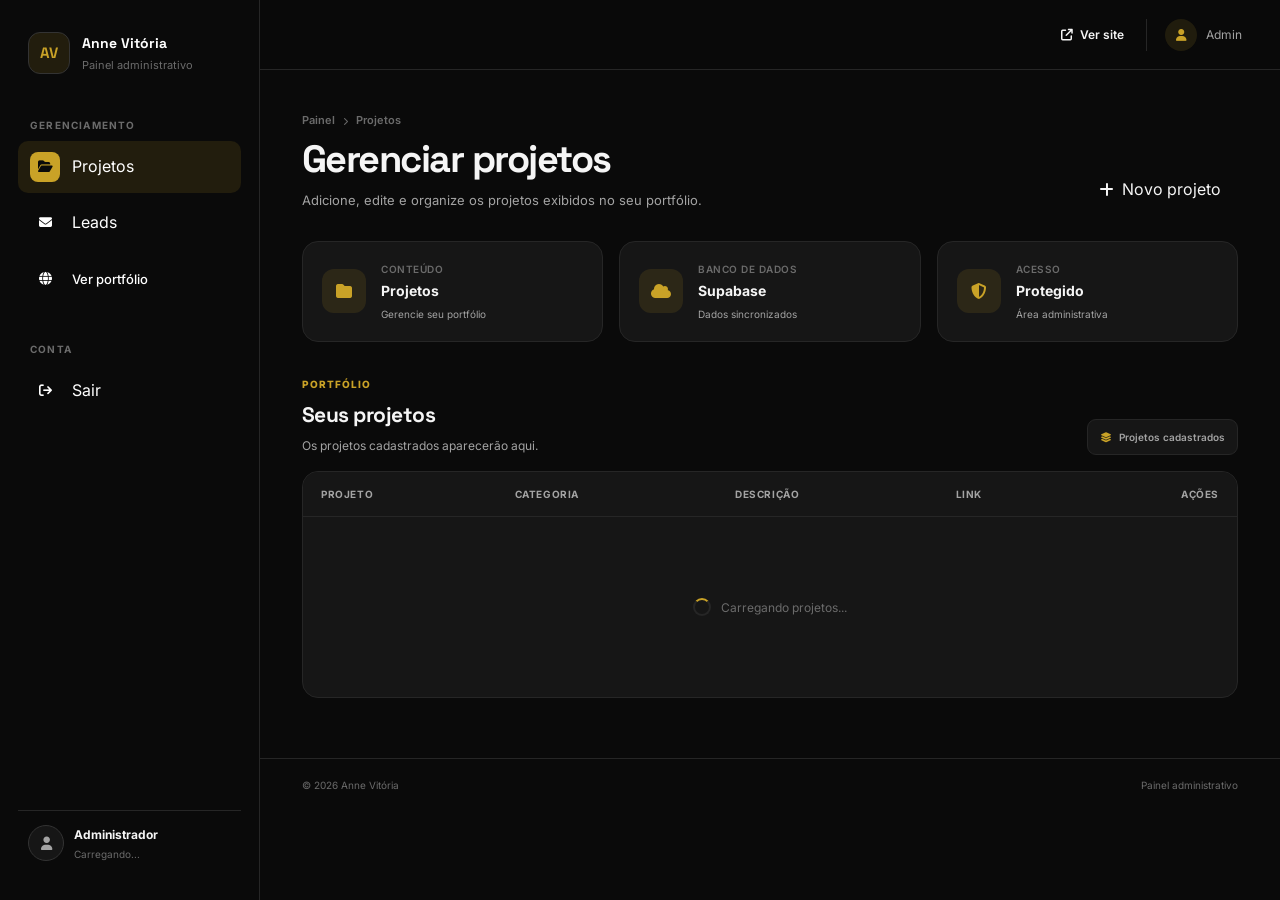
<file: dashboard.html>
<!DOCTYPE html>
<html lang="pt-BR">
<head>
  <meta charset="UTF-8" />
  <meta name="viewport" content="width=device-width, initial-scale=1.0" />
  <meta name="description" content="Painel administrativo do portfólio de Anne Vitória." />
  <title>Painel Administrativo | Anne Vitória</title>

  <link rel="preconnect" href="https://fonts.googleapis.com" />
  <link rel="preconnect" href="https://fonts.gstatic.com" crossorigin />
  <link href="https://fonts.googleapis.com/css2?family=Inter:wght@400;500;600;700&family=Space+Grotesk:wght@500;700&display=swap" rel="stylesheet" />
  <link rel="stylesheet" href="https://cdnjs.cloudflare.com/ajax/libs/font-awesome/6.5.2/css/all.min.css" />
  <link rel="stylesheet" href="dashboard.css" />
</head>

<body class="admin-dashboard">
  <div class="dashboard-layout">
    <aside class="sidebar">
      <div class="sidebar-top">
        <a href="index.html" class="admin-brand">
          <span class="admin-brand-mark">AV</span>
          <div>
            <strong>Anne Vitória</strong>
            <small>Painel administrativo</small>
          </div>
        </a>

        <nav class="sidebar-nav" aria-label="Navegação administrativa">
          <p class="nav-title">GERENCIAMENTO</p>

          <button class="sidebar-link active" data-tab="projects" type="button">
            <span class="sidebar-icon"><i class="fa-solid fa-folder-open"></i></span>
            <span>Projetos</span>
          </button>

          <button class="sidebar-link" data-tab="leads" type="button">
            <span class="sidebar-icon"><i class="fa-solid fa-envelope"></i></span>
            <span>Leads</span>
          </button>

          <a href="index.html" class="sidebar-link">
            <span class="sidebar-icon"><i class="fa-solid fa-globe"></i></span>
            <span>Ver portfólio</span>
          </a>

          <p class="nav-title nav-title-space">CONTA</p>

          <button id="logoutBtn" class="sidebar-link logout-link" type="button">
            <span class="sidebar-icon"><i class="fa-solid fa-arrow-right-from-bracket"></i></span>
            <span>Sair</span>
          </button>
        </nav>
      </div>

      <div class="sidebar-user">
        <div class="user-avatar"><i class="fa-solid fa-user"></i></div>
        <div class="user-info">
          <strong>Administrador</strong>
          <span id="userEmail">Carregando...</span>
        </div>
      </div>
    </aside>

    <div class="dashboard-content">
      <header class="dashboard-topbar">
        <div class="mobile-brand"><span>AV</span><strong>Anne Vitória</strong></div>
        <div class="topbar-right">
          <a href="index.html" class="view-site">
            <i class="fa-solid fa-arrow-up-right-from-square"></i> Ver site
          </a>
          <div class="topbar-user">
            <div class="topbar-avatar"><i class="fa-solid fa-user"></i></div>
            <span id="topbarEmail">Admin</span>
          </div>
        </div>
      </header>

      <main class="dashboard-main">
        <!-- ABA PROJETOS -->
        <section class="tab-panel active" id="tab-projects">
          <section class="page-heading">
            <div>
              <div class="breadcrumb">
                <span>Painel</span>
                <i class="fa-solid fa-chevron-right"></i>
                <span>Projetos</span>
              </div>
              <h1>Gerenciar projetos</h1>
              <p>Adicione, edite e organize os projetos exibidos no seu portfólio.</p>
            </div>

            <button id="addProjectBtn" class="btn btn-primary" type="button">
              <i class="fa-solid fa-plus"></i> Novo projeto
            </button>
          </section>

          <section class="overview-grid">
            <article class="overview-card">
              <div class="overview-icon blue"><i class="fa-solid fa-folder"></i></div>
              <div>
                <span>Conteúdo</span>
                <strong>Projetos</strong>
                <small>Gerencie seu portfólio</small>
              </div>
            </article>
            <article class="overview-card">
              <div class="overview-icon purple"><i class="fa-solid fa-cloud"></i></div>
              <div>
                <span>Banco de dados</span>
                <strong>Supabase</strong>
                <small>Dados sincronizados</small>
              </div>
            </article>
            <article class="overview-card">
              <div class="overview-icon green"><i class="fa-solid fa-shield-halved"></i></div>
              <div>
                <span>Acesso</span>
                <strong>Protegido</strong>
                <small>Área administrativa</small>
              </div>
            </article>
          </section>

          <section class="projects-section">
            <div class="section-header">
              <div>
                <span class="section-label">PORTFÓLIO</span>
                <h2>Seus projetos</h2>
                <p>Os projetos cadastrados aparecerão aqui.</p>
              </div>
              <div class="project-count">
                <i class="fa-solid fa-layer-group"></i>
                <span>Projetos cadastrados</span>
              </div>
            </div>

            <div class="projects-table-container">
              <div class="table-scroll">
                <table class="projects-table">
                  <thead>
                    <tr>
                      <th>Projeto</th>
                      <th>Categoria</th>
                      <th>Descrição</th>
                      <th>Link</th>
                      <th class="actions-column">Ações</th>
                    </tr>
                  </thead>
                  <tbody id="projectsList">
                    <tr><td colspan="5" class="loading-cell">
                      <div class="loading-state">
                        <span class="loading-spinner"></span>
                        <span>Carregando projetos...</span>
                      </div>
                    </td></tr>
                  </tbody>
                </table>
              </div>
            </div>
          </section>
        </section>

        <!-- ABA LEADS -->
        <section class="tab-panel" id="tab-leads">
          <section class="page-heading">
            <div>
              <div class="breadcrumb">
                <span>Painel</span>
                <i class="fa-solid fa-chevron-right"></i>
                <span>Leads</span>
              </div>
              <h1>Leads recebidos</h1>
              <p>Mensagens enviadas pelo formulário de contato.</p>
            </div>
          </section>

          <section class="projects-section">
            <div class="section-header">
              <div>
                <span class="section-label">CONTATO</span>
                <h2>Mensagens</h2>
                <p>Todos os contatos que aceitaram a política de privacidade.</p>
              </div>
            </div>

            <div class="projects-table-container">
              <div class="table-scroll">
                <table class="projects-table">
                  <thead>
                    <tr>
                      <th>Nome</th>
                      <th>E-mail</th>
                      <th>Assunto</th>
                      <th>Mensagem</th>
                      <th>Data</th>
                      <th class="actions-column">Ações</th>
                    </tr>
                  </thead>
                  <tbody id="leadsList">
                    <tr><td colspan="6" class="loading-cell">
                      <div class="loading-state">
                        <span class="loading-spinner"></span>
                        <span>Carregando leads...</span>
                      </div>
                    </td></tr>
                  </tbody>
                </table>
              </div>
            </div>
          </section>
        </section>
      </main>

      <footer class="dashboard-footer">
        <span>© 2026 Anne Vitória</span>
        <span>Painel administrativo</span>
      </footer>
    </div>
  </div>

  <!-- MODAL PROJETO -->
  <div class="modal" id="projectModal" aria-hidden="true">
    <div class="modal-overlay"></div>
    <div class="modal-content" role="dialog" aria-modal="true" aria-labelledby="modalTitle">
      <div class="modal-header">
        <div class="modal-heading">
          <div class="modal-icon"><i class="fa-solid fa-folder-plus"></i></div>
          <div>
            <span>PORTFÓLIO</span>
            <h2 id="modalTitle">Adicionar projeto</h2>
          </div>
        </div>
        <button class="modal-close" id="closeModal" type="button" aria-label="Fechar">
          <i class="fa-solid fa-xmark"></i>
        </button>
      </div>

      <form id="projectForm" class="admin-form">
        <div class="field">
          <label for="projectTitle"><i class="fa-solid fa-heading"></i> Nome do projeto</label>
          <input type="text" id="projectTitle" name="title" placeholder="Ex.: Tech Empire" required />
        </div>

        <div class="field">
          <label for="projectCategory"><i class="fa-solid fa-tag"></i> Categoria</label>
</file>
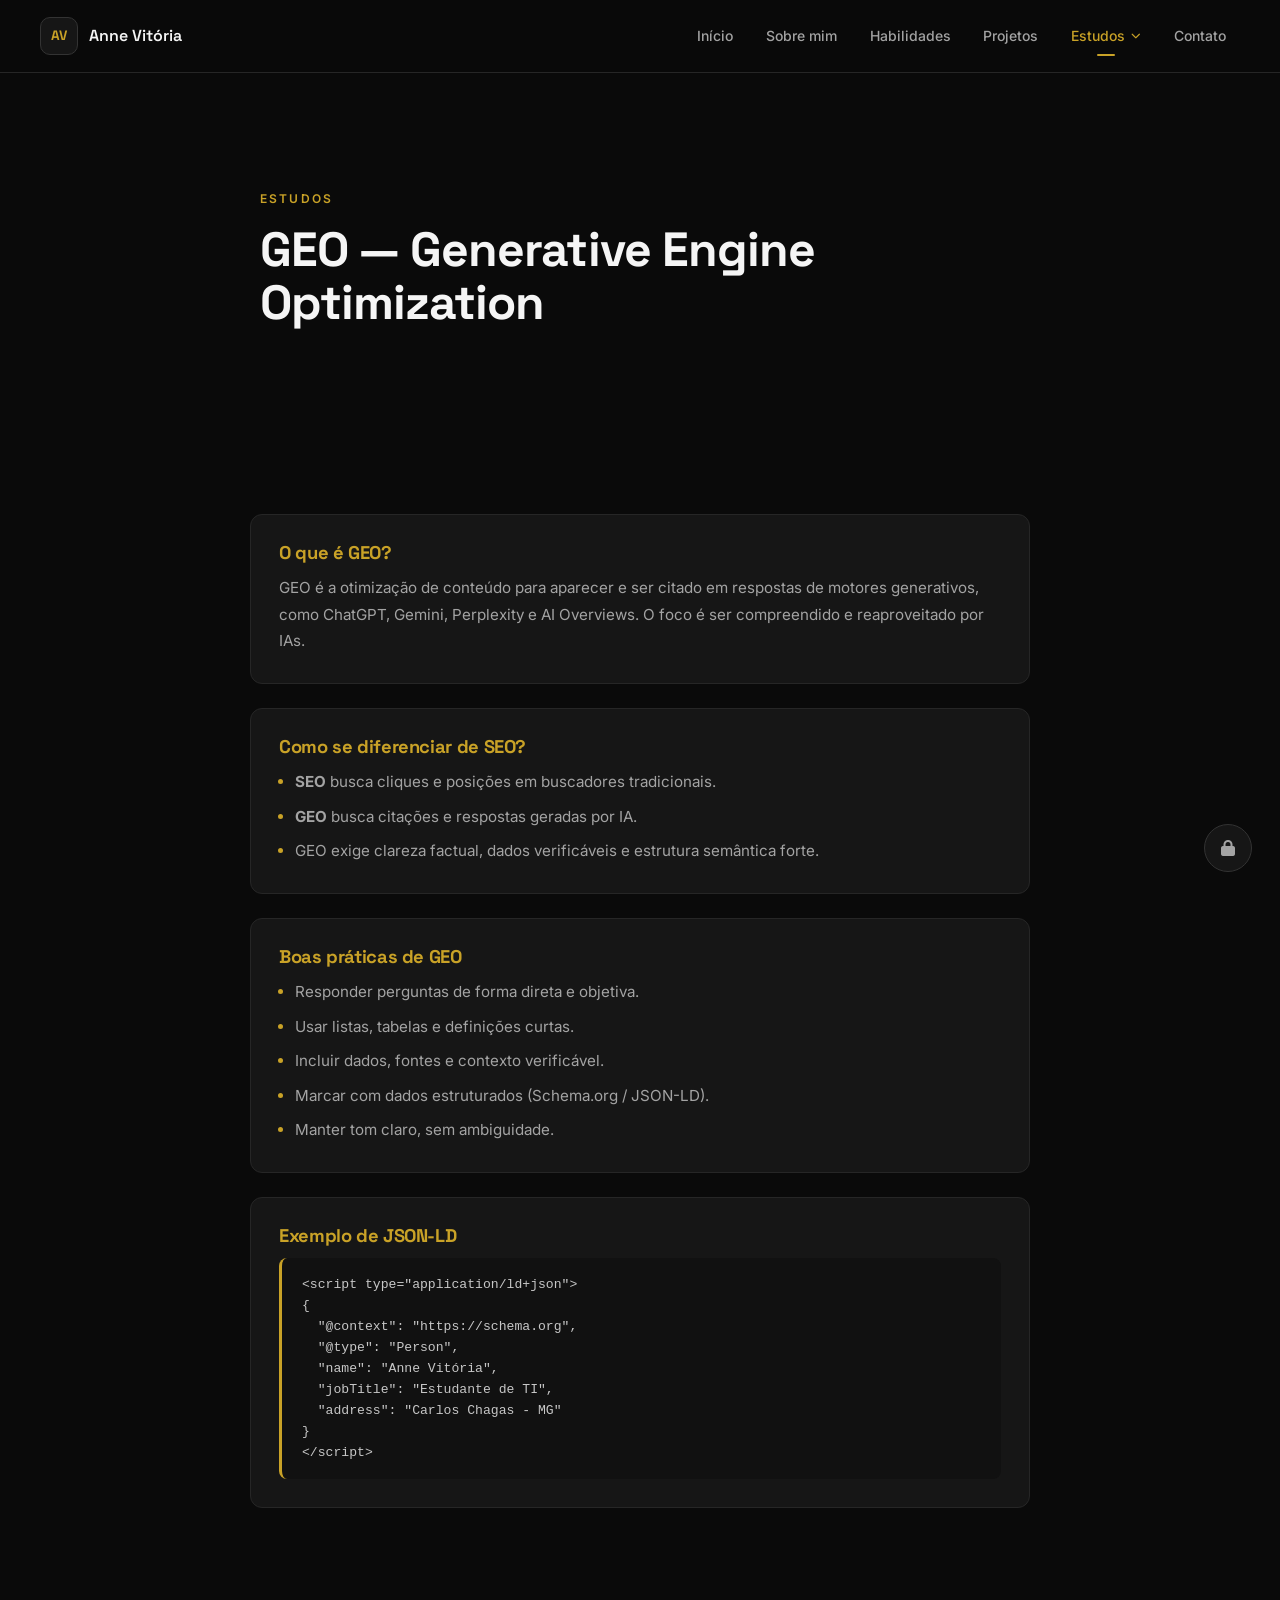
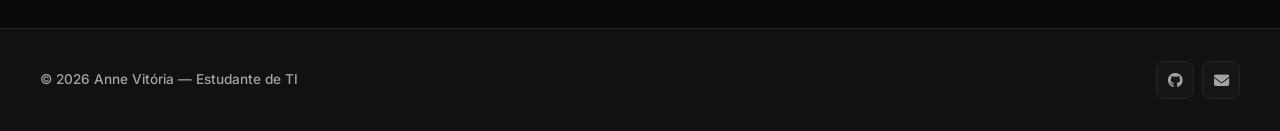
<file: estudos-geo.html>
<!DOCTYPE html>
<html lang="pt-BR">
<head>
  <meta charset="UTF-8" />
  <meta name="viewport" content="width=device-width, initial-scale=1.0" />
  <meta name="description" content="Estudo sobre GEO — Generative Engine Optimization — por Anne Vitória." />
  <title>GEO | Estudos | Anne Vitória</title>
  <link rel="preconnect" href="https://fonts.googleapis.com" />
  <link rel="preconnect" href="https://fonts.gstatic.com" crossorigin />
  <link href="https://fonts.googleapis.com/css2?family=Inter:wght@400;500;600;700&family=Space+Grotesk:wght@500;700&display=swap" rel="stylesheet" />
  <link rel="stylesheet" href="https://cdnjs.cloudflare.com/ajax/libs/font-awesome/6.5.2/css/all.min.css" />
  <link rel="stylesheet" href="styles.css" />
</head>
<body>
  <div class="page-shell">
    <button class="admin-button" aria-label="Abrir painel de administrador"><i class="fas fa-lock"></i></button>

    <header class="site-header">
      <div class="container nav-container">
        <a href="index.html" class="brand"><span class="brand-mark">AV</span><span class="brand-text">Anne Vitória</span></a>
        <button class="nav-toggle" aria-label="Abrir menu" aria-expanded="false"><span></span><span></span><span></span></button>
        <nav class="main-nav" aria-label="Navegação principal">
          <ul>
            <li><a href="index.html">Início</a></li>
            <li><a href="sobre.html">Sobre mim</a></li>
            <li><a href="habilidades.html">Habilidades</a></li>
            <li><a href="projetos.html">Projetos</a></li>
            <li class="has-submenu">
              <a href="#" class="active" aria-haspopup="true">Estudos <i class="fas fa-chevron-down caret"></i></a>
              <ul class="submenu">
                <li><a href="estudos-seo.html">SEO</a></li>
                <li><a href="estudos-geo.html">GEO</a></li>
                <li><a href="estudos-semantica.html">Semântica</a></li>
              </ul>
            </li>
            <li><a href="contato.html">Contato</a></li>
          </ul>
        </nav>
      </div>
    </header>

    <main>
      <section class="page-hero">
        <div class="container narrow">
          <p class="section-tag">Estudos</p>
          <h2>GEO — Generative Engine Optimization</h2>
        </div>
      </section>

      <section class="section">
        <div class="container">
          <div class="study-content">
            <div class="study-block reveal-item">
              <h3>O que é GEO?</h3>
              <p>GEO é a otimização de conteúdo para aparecer e ser citado em respostas de motores generativos, como ChatGPT, Gemini, Perplexity e AI Overviews. O foco é ser compreendido e reaproveitado por IAs.</p>
            </div>

            <div class="study-block reveal-item">
              <h3>Como se diferenciar de SEO?</h3>
              <ul>
                <li><strong>SEO</strong> busca cliques e posições em buscadores tradicionais.</li>
                <li><strong>GEO</strong> busca citações e respostas geradas por IA.</li>
                <li>GEO exige clareza factual, dados verificáveis e estrutura semântica forte.</li>
              </ul>
            </div>

            <div class="study-block reveal-item">
              <h3>Boas práticas de GEO</h3>
              <ul>
                <li>Responder perguntas de forma direta e objetiva.</li>
                <li>Usar listas, tabelas e definições curtas.</li>
                <li>Incluir dados, fontes e contexto verificável.</li>
                <li>Marcar com dados estruturados (Schema.org / JSON-LD).</li>
                <li>Manter tom claro, sem ambiguidade.</li>
              </ul>
            </div>

            <div class="study-block reveal-item">
              <h3>Exemplo de JSON-LD</h3>
              <div class="study-code">&lt;script type="application/ld+json"&gt;
{
  "@context": "https://schema.org",
  "@type": "Person",
  "name": "Anne Vitória",
  "jobTitle": "Estudante de TI",
  "address": "Carlos Chagas - MG"
}
&lt;/script&gt;</div>
            </div>
          </div>
        </div>
      </section>
    </main>

    <footer class="site-footer">
      <div class="container footer-content">
        <p class="footer-name">© 2026 Anne Vitória — Estudante de TI</p>
        <div class="footer-links">
          <a href="https://github.com/" target="_blank" rel="noopener noreferrer" aria-label="GitHub"><i class="fab fa-github"></i></a>
          <a href="mailto:annevitoriaps10@gmail.com" aria-label="E-mail"><i class="fas fa-envelope"></i></a>
        </div>
      </div>
    </footer>
  </div>
  <script src="script.js"></script>
</body>
</html>
</file>
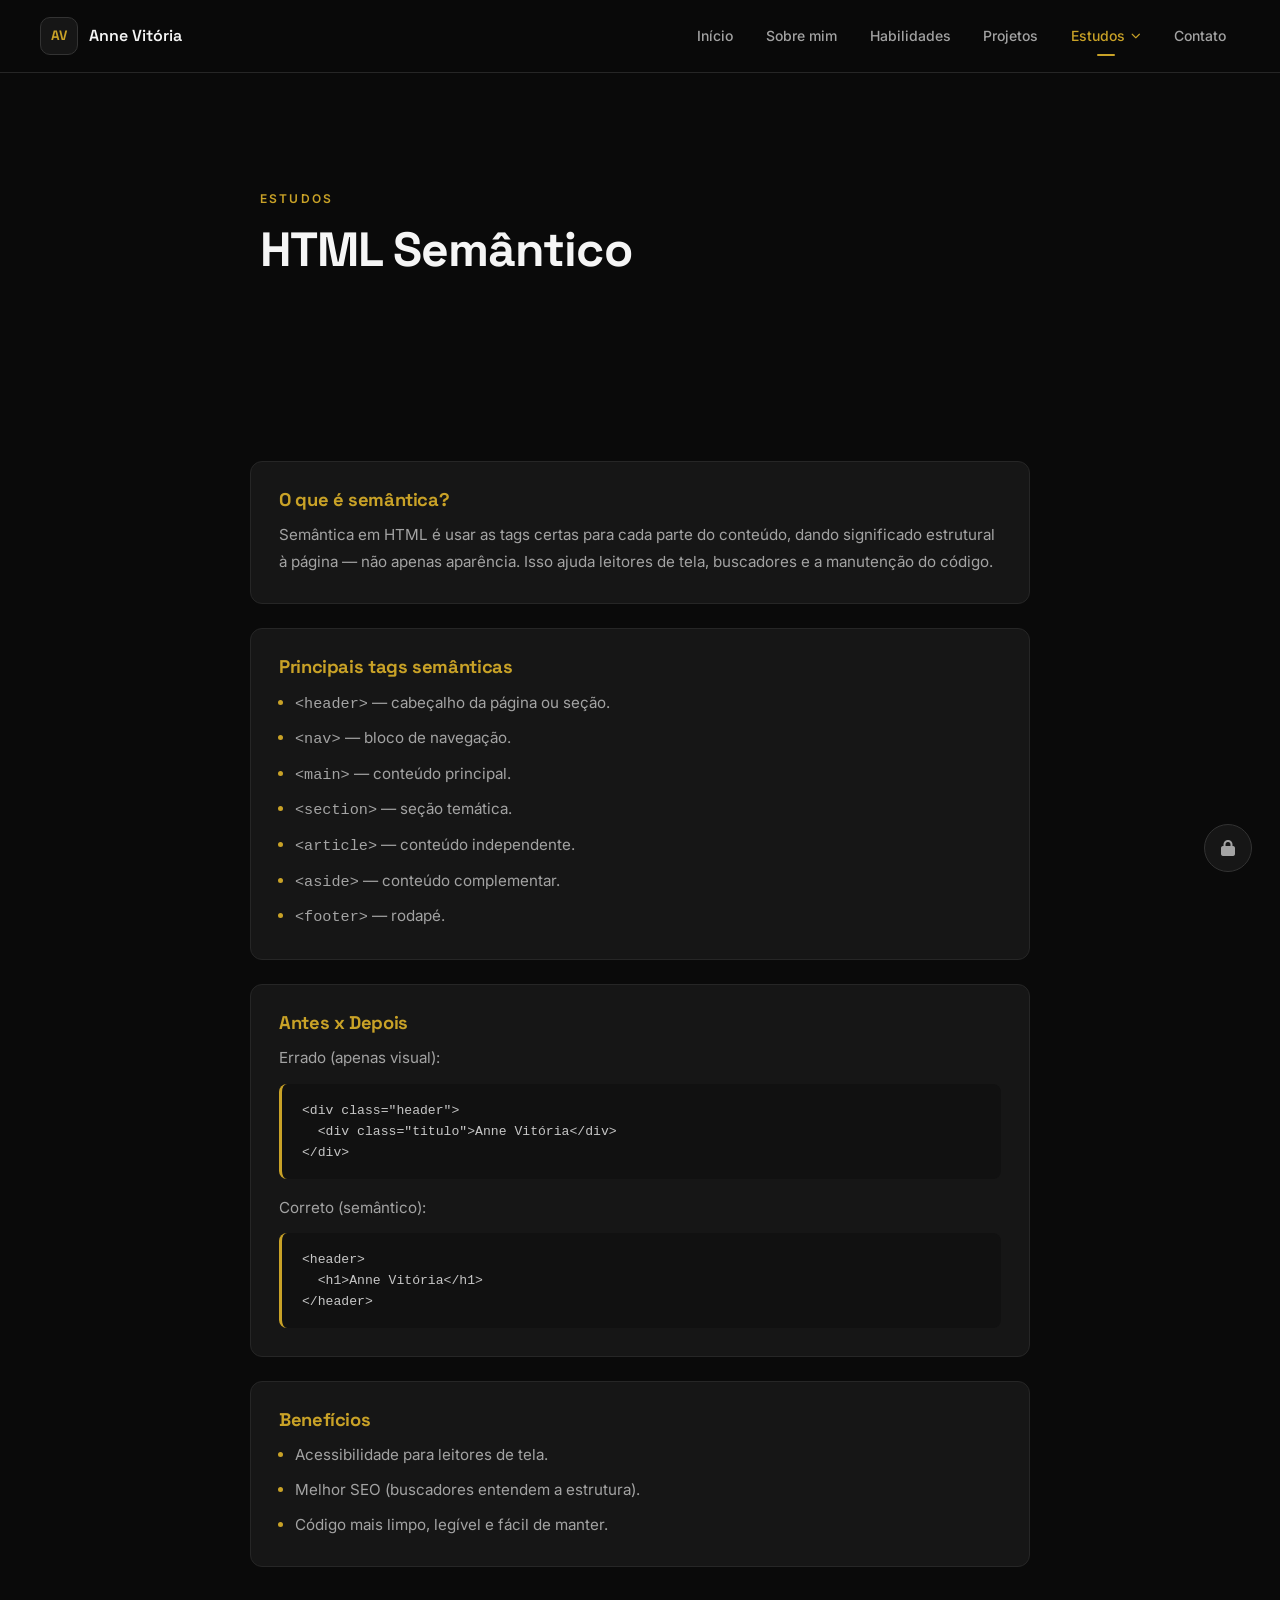
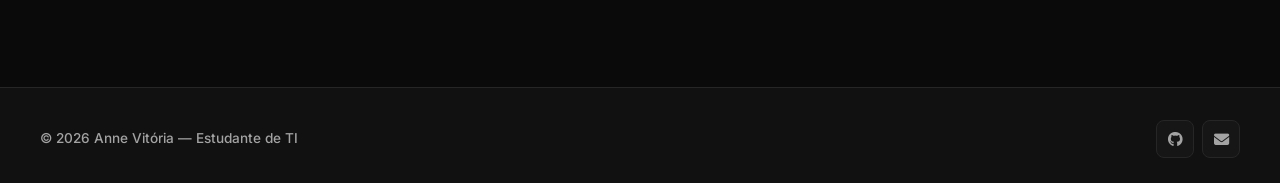
<file: estudos-semantica.html>
<!DOCTYPE html>
<html lang="pt-BR">
<head>
  <meta charset="UTF-8" />
  <meta name="viewport" content="width=device-width, initial-scale=1.0" />
  <meta name="description" content="Estudo sobre HTML Semântico por Anne Vitória." />
  <title>Semântica | Estudos | Anne Vitória</title>
  <link rel="preconnect" href="https://fonts.googleapis.com" />
  <link rel="preconnect" href="https://fonts.gstatic.com" crossorigin />
  <link href="https://fonts.googleapis.com/css2?family=Inter:wght@400;500;600;700&family=Space+Grotesk:wght@500;700&display=swap" rel="stylesheet" />
  <link rel="stylesheet" href="https://cdnjs.cloudflare.com/ajax/libs/font-awesome/6.5.2/css/all.min.css" />
  <link rel="stylesheet" href="styles.css" />
</head>
<body>
  <div class="page-shell">
    <button class="admin-button" aria-label="Abrir painel de administrador"><i class="fas fa-lock"></i></button>

    <header class="site-header">
      <div class="container nav-container">
        <a href="index.html" class="brand"><span class="brand-mark">AV</span><span class="brand-text">Anne Vitória</span></a>
        <button class="nav-toggle" aria-label="Abrir menu" aria-expanded="false"><span></span><span></span><span></span></button>
        <nav class="main-nav" aria-label="Navegação principal">
          <ul>
            <li><a href="index.html">Início</a></li>
            <li><a href="sobre.html">Sobre mim</a></li>
            <li><a href="habilidades.html">Habilidades</a></li>
            <li><a href="projetos.html">Projetos</a></li>
            <li class="has-submenu">
              <a href="#" class="active" aria-haspopup="true">Estudos <i class="fas fa-chevron-down caret"></i></a>
              <ul class="submenu">
                <li><a href="estudos-seo.html">SEO</a></li>
                <li><a href="estudos-geo.html">GEO</a></li>
                <li><a href="estudos-semantica.html">Semântica</a></li>
              </ul>
            </li>
            <li><a href="contato.html">Contato</a></li>
          </ul>
        </nav>
      </div>
    </header>

    <main>
      <section class="page-hero">
        <div class="container narrow">
          <p class="section-tag">Estudos</p>
          <h2>HTML Semântico</h2>
        </div>
      </section>

      <section class="section">
        <div class="container">
          <div class="study-content">
            <div class="study-block reveal-item">
              <h3>O que é semântica?</h3>
              <p>Semântica em HTML é usar as tags certas para cada parte do conteúdo, dando significado estrutural à página — não apenas aparência. Isso ajuda leitores de tela, buscadores e a manutenção do código.</p>
            </div>

            <div class="study-block reveal-item">
              <h3>Principais tags semânticas</h3>
              <ul>
                <li><code>&lt;header&gt;</code> — cabeçalho da página ou seção.</li>
                <li><code>&lt;nav&gt;</code> — bloco de navegação.</li>
                <li><code>&lt;main&gt;</code> — conteúdo principal.</li>
                <li><code>&lt;section&gt;</code> — seção temática.</li>
                <li><code>&lt;article&gt;</code> — conteúdo independente.</li>
                <li><code>&lt;aside&gt;</code> — conteúdo complementar.</li>
                <li><code>&lt;footer&gt;</code> — rodapé.</li>
              </ul>
            </div>

            <div class="study-block reveal-item">
              <h3>Antes x Depois</h3>
              <p>Errado (apenas visual):</p>
              <div class="study-code">&lt;div class="header"&gt;
  &lt;div class="titulo"&gt;Anne Vitória&lt;/div&gt;
&lt;/div&gt;</div>

              <p style="margin-top:1rem;">Correto (semântico):</p>
              <div class="study-code">&lt;header&gt;
  &lt;h1&gt;Anne Vitória&lt;/h1&gt;
&lt;/header&gt;</div>
            </div>

            <div class="study-block reveal-item">
              <h3>Benefícios</h3>
              <ul>
                <li>Acessibilidade para leitores de tela.</li>
                <li>Melhor SEO (buscadores entendem a estrutura).</li>
                <li>Código mais limpo, legível e fácil de manter.</li>
              </ul>
            </div>
          </div>
        </div>
      </section>
    </main>

    <footer class="site-footer">
      <div class="container footer-content">
        <p class="footer-name">© 2026 Anne Vitória — Estudante de TI</p>
        <div class="footer-links">
          <a href="https://github.com/" target="_blank" rel="noopener noreferrer" aria-label="GitHub"><i class="fab fa-github"></i></a>
          <a href="mailto:annevitoriaps10@gmail.com" aria-label="E-mail"><i class="fas fa-envelope"></i></a>
        </div>
      </div>
    </footer>
  </div>
  <script src="script.js"></script>
</body>
</html>
</file>
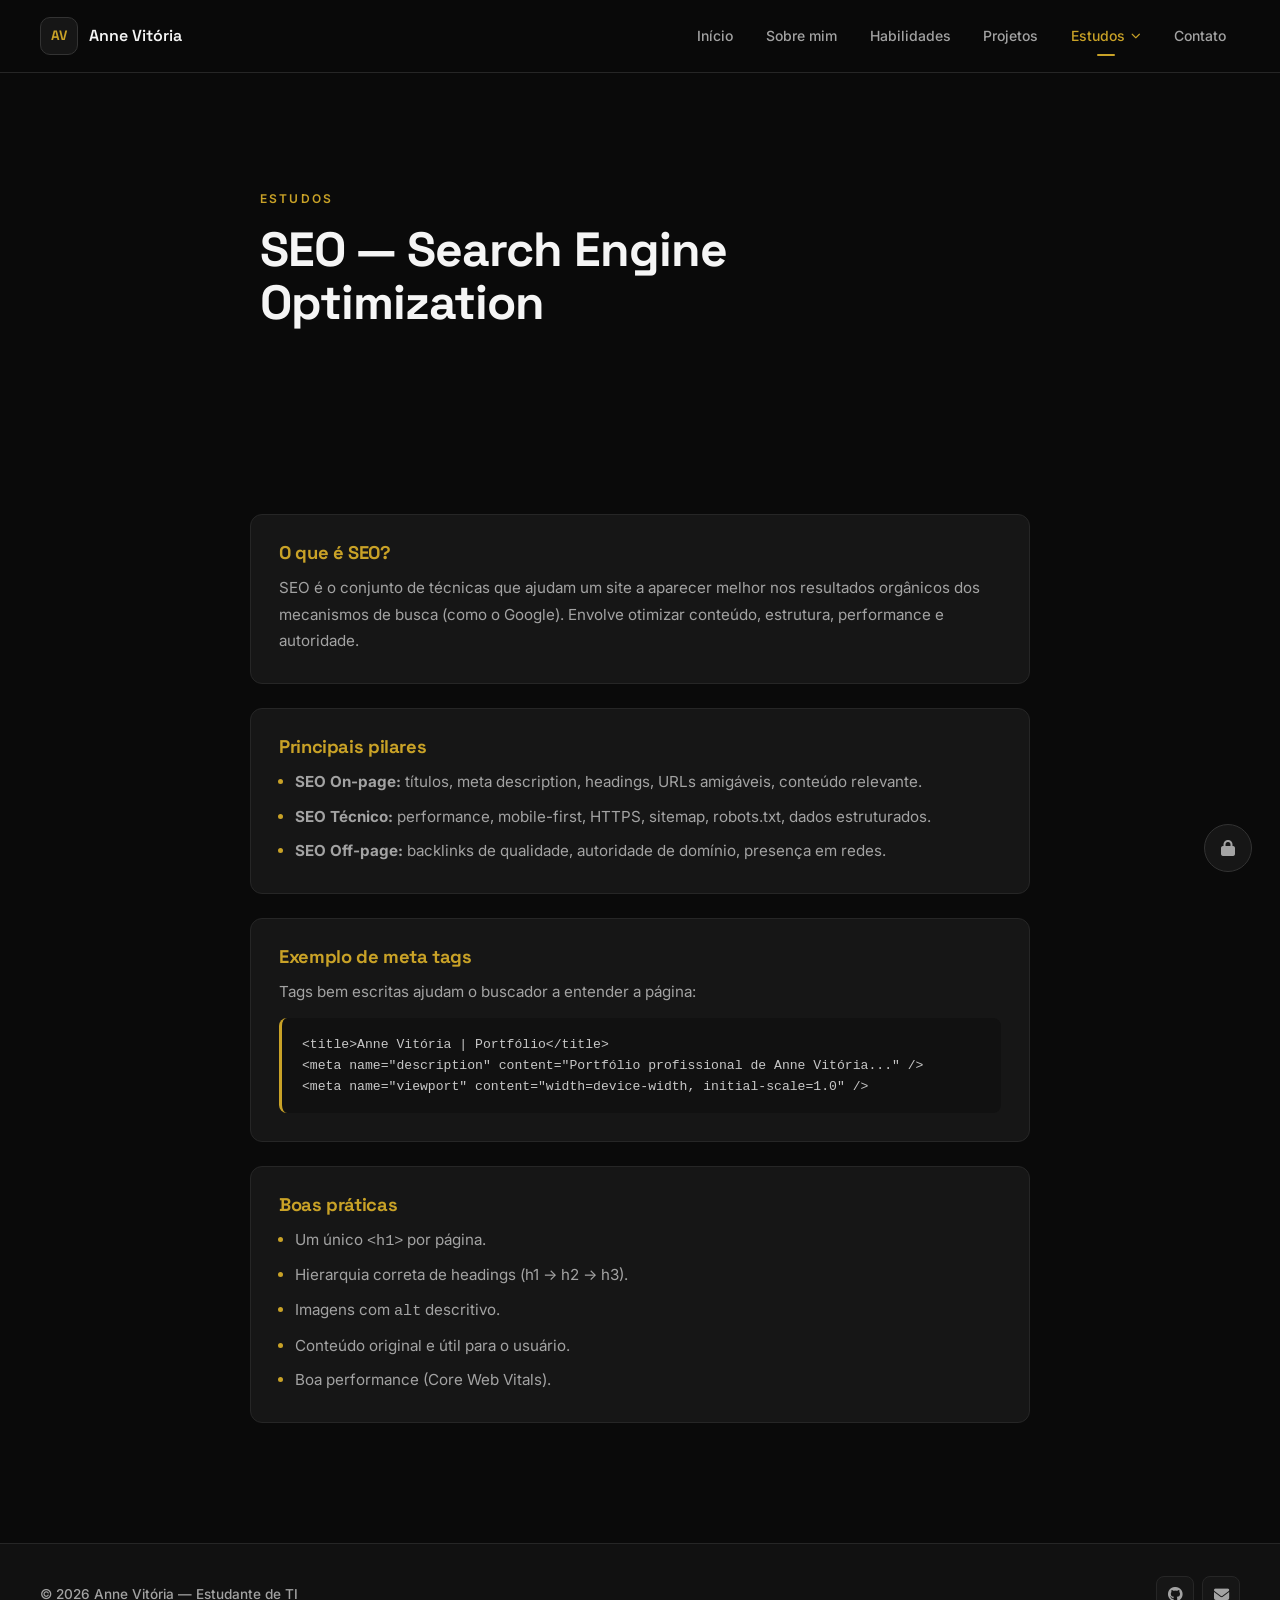
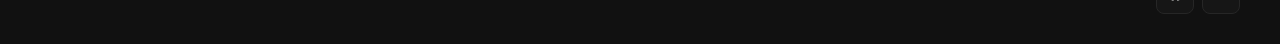
<file: estudos-seo.html>
<!DOCTYPE html>
<html lang="pt-BR">
<head>
  <meta charset="UTF-8" />
  <meta name="viewport" content="width=device-width, initial-scale=1.0" />
  <meta name="description" content="Estudo sobre SEO — Search Engine Optimization — por Anne Vitória." />
  <title>SEO | Estudos | Anne Vitória</title>
  <link rel="preconnect" href="https://fonts.googleapis.com" />
  <link rel="preconnect" href="https://fonts.gstatic.com" crossorigin />
  <link href="https://fonts.googleapis.com/css2?family=Inter:wght@400;500;600;700&family=Space+Grotesk:wght@500;700&display=swap" rel="stylesheet" />
  <link rel="stylesheet" href="https://cdnjs.cloudflare.com/ajax/libs/font-awesome/6.5.2/css/all.min.css" />
  <link rel="stylesheet" href="styles.css" />
</head>
<body>
  <div class="page-shell">
    <button class="admin-button" aria-label="Abrir painel de administrador"><i class="fas fa-lock"></i></button>

    <header class="site-header">
      <div class="container nav-container">
        <a href="index.html" class="brand"><span class="brand-mark">AV</span><span class="brand-text">Anne Vitória</span></a>
        <button class="nav-toggle" aria-label="Abrir menu" aria-expanded="false"><span></span><span></span><span></span></button>
        <nav class="main-nav" aria-label="Navegação principal">
          <ul>
            <li><a href="index.html">Início</a></li>
            <li><a href="sobre.html">Sobre mim</a></li>
            <li><a href="habilidades.html">Habilidades</a></li>
            <li><a href="projetos.html">Projetos</a></li>
            <li class="has-submenu">
              <a href="#" class="active" aria-haspopup="true">Estudos <i class="fas fa-chevron-down caret"></i></a>
              <ul class="submenu">
                <li><a href="estudos-seo.html">SEO</a></li>
                <li><a href="estudos-geo.html">GEO</a></li>
                <li><a href="estudos-semantica.html">Semântica</a></li>
              </ul>
            </li>
            <li><a href="contato.html">Contato</a></li>
          </ul>
        </nav>
      </div>
    </header>

    <main>
      <section class="page-hero">
        <div class="container narrow">
          <p class="section-tag">Estudos</p>
          <h2>SEO — Search Engine Optimization</h2>
        </div>
      </section>

      <section class="section">
        <div class="container">
          <div class="study-content">
            <div class="study-block reveal-item">
              <h3>O que é SEO?</h3>
              <p>SEO é o conjunto de técnicas que ajudam um site a aparecer melhor nos resultados orgânicos dos mecanismos de busca (como o Google). Envolve otimizar conteúdo, estrutura, performance e autoridade.</p>
            </div>

            <div class="study-block reveal-item">
              <h3>Principais pilares</h3>
              <ul>
                <li><strong>SEO On-page:</strong> títulos, meta description, headings, URLs amigáveis, conteúdo relevante.</li>
                <li><strong>SEO Técnico:</strong> performance, mobile-first, HTTPS, sitemap, robots.txt, dados estruturados.</li>
                <li><strong>SEO Off-page:</strong> backlinks de qualidade, autoridade de domínio, presença em redes.</li>
              </ul>
            </div>

            <div class="study-block reveal-item">
              <h3>Exemplo de meta tags</h3>
              <p>Tags bem escritas ajudam o buscador a entender a página:</p>
              <div class="study-code">&lt;title&gt;Anne Vitória | Portfólio&lt;/title&gt;
&lt;meta name="description" content="Portfólio profissional de Anne Vitória..." /&gt;
&lt;meta name="viewport" content="width=device-width, initial-scale=1.0" /&gt;</div>
            </div>

            <div class="study-block reveal-item">
              <h3>Boas práticas</h3>
              <ul>
                <li>Um único <code>&lt;h1&gt;</code> por página.</li>
                <li>Hierarquia correta de headings (h1 → h2 → h3).</li>
                <li>Imagens com <code>alt</code> descritivo.</li>
                <li>Conteúdo original e útil para o usuário.</li>
                <li>Boa performance (Core Web Vitals).</li>
              </ul>
            </div>
          </div>
        </div>
      </section>
    </main>

    <footer class="site-footer">
      <div class="container footer-content">
        <p class="footer-name">© 2026 Anne Vitória — Estudante de TI</p>
        <div class="footer-links">
          <a href="https://github.com/" target="_blank" rel="noopener noreferrer" aria-label="GitHub"><i class="fab fa-github"></i></a>
          <a href="mailto:annevitoriaps10@gmail.com" aria-label="E-mail"><i class="fas fa-envelope"></i></a>
        </div>
      </div>
    </footer>
  </div>
  <script src="script.js"></script>
</body>
</html>
</file>
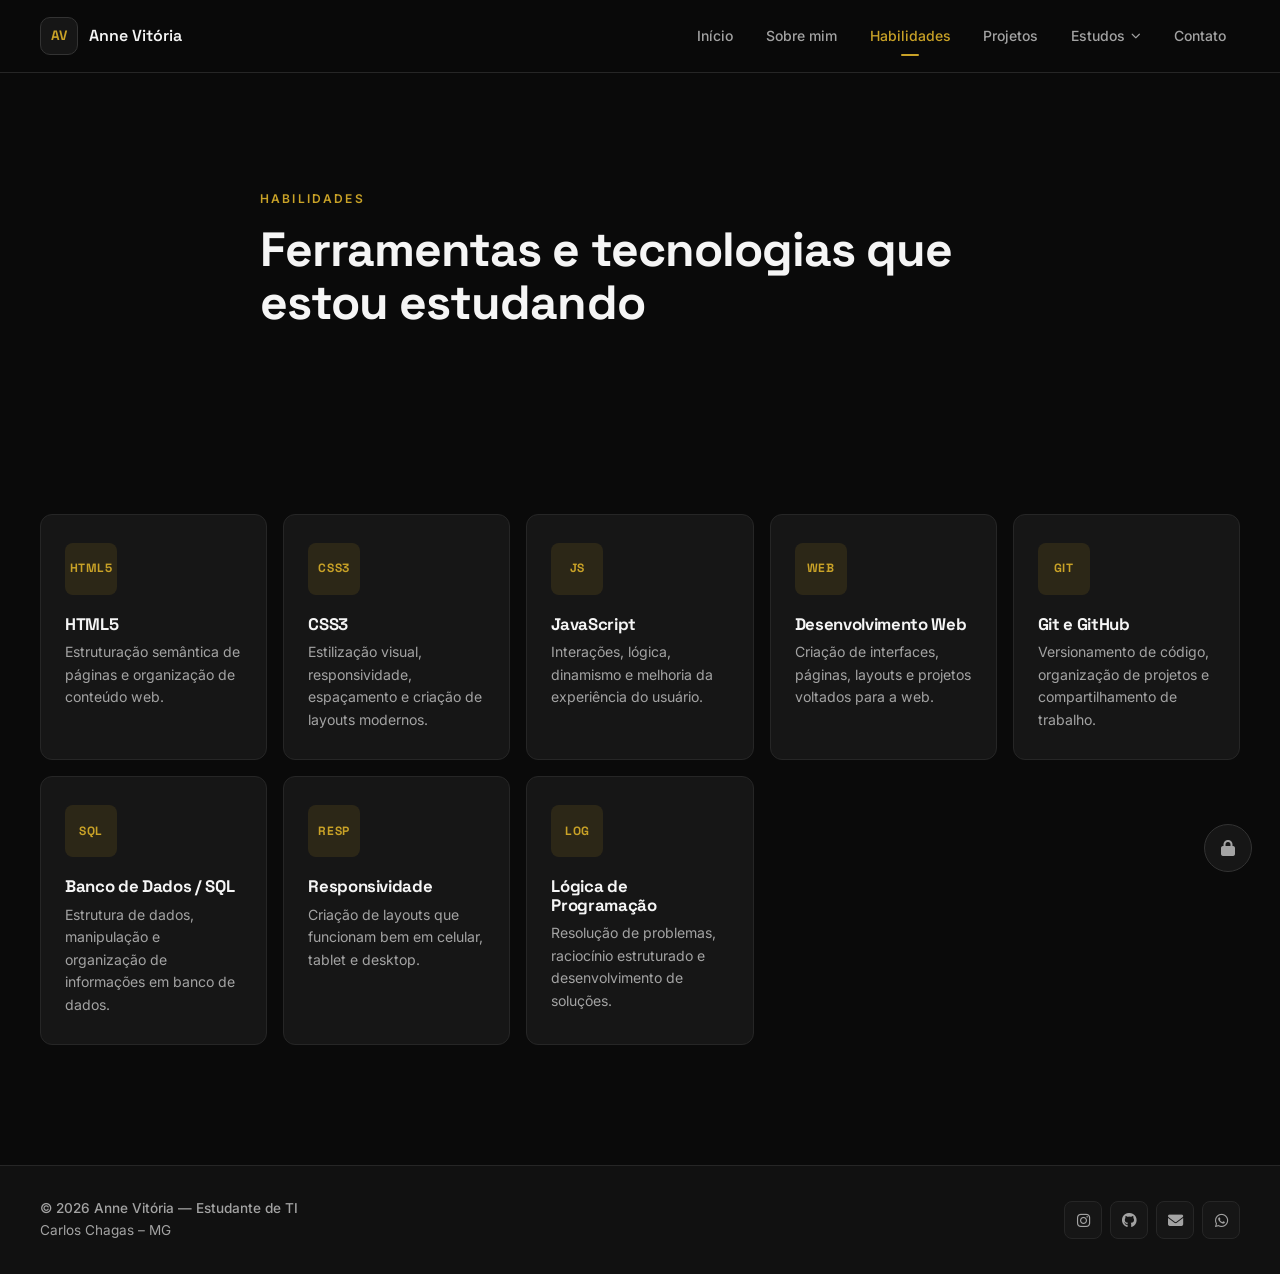
<file: habilidades.html>
<!DOCTYPE html>
<html lang="pt-BR">

<head>
  <meta charset="UTF-8" />
  <meta name="viewport" content="width=device-width, initial-scale=1.0" />
  <meta name="description"
    content="Habilidades de Anne Vitória em HTML, CSS, JavaScript, Git, GitHub, SQL e desenvolvimento web." />
  <title>Habilidades | Anne Vitória</title>

  <link rel="preconnect" href="https://fonts.googleapis.com" />
  <link rel="preconnect" href="https://fonts.gstatic.com" crossorigin />
  <link
    href="https://fonts.googleapis.com/css2?family=Inter:wght@400;500;600;700&family=Space+Grotesk:wght@500;700&display=swap"
    rel="stylesheet" />
  <link rel="stylesheet" href="https://cdnjs.cloudflare.com/ajax/libs/font-awesome/6.5.2/css/all.min.css" />
  <link rel="stylesheet" href="styles.css" />
</head>

<body>
  <div class="page-shell">
    <button class="admin-button" title="Painel de Administrador" aria-label="Abrir painel de administrador">
      <i class="fas fa-lock"></i>
    </button>

    <header class="site-header">
      <div class="container nav-container">
        <a href="index.html" class="brand" aria-label="Página inicial">
          <span class="brand-mark">AV</span>
          <span class="brand-text">Anne Vitória</span>
        </a>
        <button class="nav-toggle" aria-label="Abrir menu" aria-expanded="false">
          <span></span><span></span><span></span>
        </button>
        <nav class="main-nav" aria-label="Navegação principal">
          <ul>
            <li><a href="index.html">Início</a></li>
            <li><a href="sobre.html">Sobre mim</a></li>
            <li><a href="habilidades.html" class="active">Habilidades</a></li>
            <li><a href="projetos.html">Projetos</a></li>
            <li class="has-submenu">
              <a href="#" aria-haspopup="true">Estudos <i class="fas fa-chevron-down caret"></i></a>
              <ul class="submenu">
                <li><a href="estudos-seo.html">SEO</a></li>
                <li><a href="estudos-geo.html">GEO</a></li>
                <li><a href="estudos-semantica.html">Semântica</a></li>
              </ul>
            </li>
            <li><a href="contato.html">Contato</a></li>
          </ul>
        </nav>
      </div>
    </header>

    <main>
      <section class="page-hero">
        <div class="container narrow">
          <p class="section-tag">Habilidades</p>
          <h2>Ferramentas e tecnologias que estou estudando</h2>
        </div>
      </section>

      <section class="section">
        <div class="container">
          <div class="skills-grid">
            <article class="skill-card reveal-item">
              <div class="skill-icon">HTML5</div>
              <h3>HTML5</h3>
              <p>Estruturação semântica de páginas e organização de conteúdo web.</p>
            </article>
            <article class="skill-card reveal-item">
              <div class="skill-icon">CSS3</div>
              <h3>CSS3</h3>
              <p>Estilização visual, responsividade, espaçamento e criação de layouts modernos.</p>
            </article>
            <article class="skill-card reveal-item">
              <div class="skill-icon">JS</div>
              <h3>JavaScript</h3>
              <p>Interações, lógica, dinamismo e melhoria da experiência do usuário.</p>
            </article>
            <article class="skill-card reveal-item">
              <div class="skill-icon">WEB</div>
              <h3>Desenvolvimento Web</h3>
              <p>Criação de interfaces, páginas, layouts e projetos voltados para a web.</p>
            </article>
            <article class="skill-card reveal-item">
              <div class="skill-icon">GIT</div>
              <h3>Git e GitHub</h3>
              <p>Versionamento de código, organização de projetos e compartilhamento de trabalho.</p>
            </article>
            <article class="skill-card reveal-item">
              <div class="skill-icon">SQL</div>
              <h3>Banco de Dados / SQL</h3>
              <p>Estrutura de dados, manipulação e organização de informações em banco de dados.</p>
            </article>
            <article class="skill-card reveal-item">
              <div class="skill-icon">RESP</div>
              <h3>Responsividade</h3>
              <p>Criação de layouts que funcionam bem em celular, tablet e desktop.</p>
            </article>
            <article class="skill-card reveal-item">
              <div class="skill-icon">LOG</div>
              <h3>Lógica de Programação</h3>
              <p>Resolução de problemas, raciocínio estruturado e desenvolvimento de soluções.</p>
            </article>
          </div>
        </div>
      </section>
    </main>

    <footer class="site-footer">
      <div class="container footer-content">
        <div>
          <p class="footer-name">© 2026 Anne Vitória — Estudante de TI</p>
          <p>Carlos Chagas – MG</p>
        </div>
        <div class="footer-links">
          <a href="https://www.instagram.com/anne.vitoriaps/" target="_blank" rel="noopener noreferrer"
            aria-label="Instagram"><i class="fab fa-instagram"></i></a>
          <a href="https://github.com/" target="_blank" rel="noopener noreferrer" aria-label="GitHub"><i
              class="fab fa-github"></i></a>
          <a href="mailto:annevitoriaps10@gmail.com" aria-label="E-mail"><i class="fas fa-envelope"></i></a>
          <a href="https://wa.me/5533998414684" target="_blank" rel="noopener noreferrer" aria-label="WhatsApp"><i
              class="fab fa-whatsapp"></i></a>
        </div>
      </div>
    </footer>
  </div>
  <script src="script.js"></script>
</body>

</html>
</file>
<file: dashboard.css>
/* Dashboard administrativo — tema preto + dourado */

:root {
  --admin-bg: #0A0A0A;
  --admin-white: #161616;
  --admin-text: #F5F5F5;
  --admin-text-soft: #A3A3A3;
  --admin-muted: #6B6B6B;
  --admin-border: #262626;
  --admin-border-strong: #333333;
  --admin-accent: #C9A227;
  --admin-accent-soft: #8A6F1A;
  --admin-accent-dim: rgba(201, 162, 39, 0.12);
  --sidebar: #0A0A0A;
  --sidebar-soft: #161616;
  --danger: #B91C1C;
  --danger-dim: rgba(185, 28, 28, 0.12);
  --success: #4ADE80;
  --radius: 12px;
  --radius-lg: 16px;
  --font-sans: "Inter", system-ui, sans-serif;
  --font-display: "Space Grotesk", "Inter", sans-serif;
  --ease: cubic-bezier(0.22, 1, 0.36, 1);
}

.admin-dashboard,
.admin-dashboard * {
  box-sizing: border-box;
}

.admin-dashboard {
  margin: 0;
  min-height: 100vh;
  background: var(--admin-bg);
  color: var(--admin-text);
  font-family: var(--font-sans);
  font-size: 16px;
  line-height: 1.6;
  -webkit-font-smoothing: antialiased;
}

.admin-dashboard button,
.admin-dashboard input,
.admin-dashboard textarea {
  font: inherit;
  color: inherit;
}

.admin-dashboard button {
  border: 0;
  background: none;
  cursor: pointer;
}

.admin-dashboard a {
  text-decoration: none;
  color: inherit;
}

.dashboard-layout {
  display: flex;
  min-height: 100vh;
}

/* Sidebar */
.sidebar {
  position: fixed;
  left: 0;
  top: 0;
  bottom: 0;
  width: 260px;
  display: flex;
  flex-direction: column;
  justify-content: space-between;
  padding: 24px 18px;
  background: var(--sidebar);
  border-right: 1px solid var(--admin-border);
  color: #fff;
  z-index: 100;
  animation: sidebarIn 0.5s var(--ease);
}

@keyframes sidebarIn {
  from {
    transform: translateX(-100%);
    opacity: 0;
  }

  to {
    transform: translateX(0);
    opacity: 1;
  }
}

.admin-brand {
  display: flex;
  align-items: center;
  gap: 12px;
  padding: 8px 10px 28px;
  color: #fff;
}

.admin-brand-mark {
  width: 42px;
  height: 42px;
  display: flex;
  align-items: center;
  justify-content: center;
  border-radius: 12px;
  background: var(--admin-accent-dim);
  border: 1px solid var(--admin-border-strong);
  color: var(--admin-accent);
  font-family: var(--font-display);
  font-size: 15px;
  font-weight: 700;
  transition: all 0.3s var(--ease);
}

.admin-brand:hover .admin-brand-mark {
  transform: rotate(-4deg) scale(1.05);
  border-color: var(--admin-accent);
}

.admin-brand strong {
  display: block;
  font-family: var(--font-display);
  font-size: 14px;
  font-weight: 700;
}

.admin-brand small {
  display: block;
  margin-top: 3px;
  color: var(--admin-muted);
  font-size: 11px;
}

.nav-title {
  padding: 0 12px;
  margin: 14px 0 8px;
  color: var(--admin-muted);
  font-size: 10px;
  font-weight: 700;
  letter-spacing: 0.12em;
}

.nav-title-space {
  margin-top: 32px;
}

.sidebar-nav {
  display: flex;
  flex-direction: column;
}

.sidebar-link {
  width: 100%;
  display: flex;
  align-items: center;
  gap: 12px;
  padding: 11px 12px;
  margin-bottom: 4px;
  border-radius: 10px;
  background: transparent;
  color: var(--admin-text-soft);
  font-size: 13px;
  font-weight: 500;
  text-align: left;
  cursor: pointer;
  transition: all 0.2s var(--ease);
}

.sidebar-link:hover {
  background: var(--sidebar-soft);
  color: #fff;
  transform: translateX(2px);
}

.sidebar-link.active {
  background: var(--admin-accent-dim);
  color: #fff;
}

.sidebar-icon {
  width: 30px;
  height: 30px;
  display: flex;
  align-items: center;
  justify-content: center;
  border-radius: 8px;
  font-size: 13px;
}

.sidebar-link.active .sidebar-icon {
  background: var(--admin-accent);
  color: #0A0A0A;
}

.sidebar-user {
  display: flex;
  align-items: center;
  gap: 10px;
  padding: 14px 10px;
  border-top: 1px solid var(--admin-border);
}

.user-avatar {
  width: 36px;
  height: 36px;
  display: flex;
  align-items: center;
  justify-content: center;
  flex-shrink: 0;
  border-radius: 50%;
  background: var(--sidebar-soft);
  border: 1px solid var(--admin-border-strong);
  color: var(--admin-text-soft);
  font-size: 13px;
}

.user-info strong {
  display: block;
  color: var(--admin-text);
  font-size: 12px;
}

.user-info span {
  display: block;
  max-width: 155px;
  margin-top: 2px;
  overflow: hidden;
  color: var(--admin-muted);
  font-size: 10px;
  text-overflow: ellipsis;
  white-space: nowrap;
}

/* Conteúdo */
.dashboard-content {
  width: calc(100% - 260px);
  min-height: 100vh;
  margin-left: 260px;
  display: flex;
  flex-direction: column;
}

/* Topbar */
.dashboard-topbar {
  height: 70px;
  display: flex;
  align-items: center;
  justify-content: flex-end;
  padding: 0 38px;
  background: rgba(10, 10, 10, 0.85);
  border-bottom: 1px solid var(--admin-border);
  backdrop-filter: blur(10px);
  -webkit-backdrop-filter: blur(10px);
  position: sticky;
  top: 0;
  z-index: 50;
}

.topbar-right {
  display: flex;
  align-items: center;
  gap: 22px;
}

.view-site {
  display: flex;
  align-items: center;
  gap: 7px;
  color: var(--admin-text-soft);
  font-size: 12px;
  font-weight: 600;
  transition: color 0.2s var(--ease);
}

.view-site:hover {
  color: var(--admin-accent);
}

.topbar-user {
  display: flex;
  align-items: center;
  gap: 9px;
  padding-left: 18px;
  border-left: 1px solid var(--admin-border);
  color: var(--admin-text-soft);
  font-size: 12px;
}

.topbar-avatar {
  width: 32px;
  height: 32px;
  display: flex;
  align-items: center;
  justify-content: center;
  border-radius: 50%;
  background: var(--admin-accent-dim);
  color: var(--admin-accent);
  font-size: 12px;
}

.mobile-brand {
  display: none;
}

/* Main */
.dashboard-main {
  width: min(1400px, 100%);
  margin: 0 auto;
  padding: 42px 42px 60px;
}

/* Abas */
.tab-panel {
  display: none;
  animation: tabIn 0.4s var(--ease);
}

.tab-panel.active {
  display: block;
}

@keyframes tabIn {
  from {
    opacity: 0;
    transform: translateY(8px);
  }

  to {
    opacity: 1;
    transform: translateY(0);
  }
}

/* Page heading */
.page-heading {
  display: flex;
  align-items: flex-end;
  justify-content: space-between;
  gap: 30px;
  margin-bottom: 30px;
}

.breadcrumb {
  display: flex;
  align-items: center;
  gap: 8px;
  margin-bottom: 9px;
  color: var(--admin-muted);
  font-size: 11px;
  font-weight: 600;
}

.breadcrumb i {
  font-size: 8px;
}

.page-heading h1 {
  margin: 0;
  font-family: var(--font-display);
  color: var(--admin-text);
  font-size: clamp(28px, 3vw, 38px);
  line-height: 1.1;
  letter-spacing: -0.04em;
}

.page-heading p {
  margin: 10px 0 0;
  color: var(--admin-text-soft);
  font-size: 13px;
}

/* Botões */
.btn {
  min-height: 42px;
  display: inline-flex;
  align-items: center;
  justify-content: center;
  gap: 8px;
  padding: 0 17px;
  border-radius: 10px;
  font-size: 12px;
  font-weight: 700;
  cursor: pointer;
  transition: all 0.25s var(--ease);
}

.btn:hover {
  transform: translateY(-2px);
}

.btn-primary {
  background: var(--admin-accent);
  color: #0A0A0A;
}

.btn-primary:hover {
  background: var(--admin-accent-soft);
  color: #fff;
}

.btn-secondary {
  background: transparent;
  border: 1px solid var(--admin-border-strong);
  color: var(--admin-text-soft);
}

.btn-secondary:hover {
  border-color: var(--admin-accent);
  color: var(--admin-accent);
}

.btn-small {
  min-height: 34px;
  padding: 0 11px;
  font-size: 11px;
}

/* Cards */
.overview-grid {
  display: grid;
  grid-template-columns: repeat(3, minmax(0, 1fr));
  gap: 16px;
  margin-bottom: 34px;
}

.overview-card {
  display: flex;
  align-items: center;
  gap: 15px;
  padding: 19px;
  background: var(--admin-white);
  border: 1px solid var(--admin-border);
  border-radius: var(--radius-lg);
  transition: all 0.3s var(--ease);
}

.overview-card:hover {
  transform: translateY(-3px);
  border-color: var(--admin-border-strong);
}

.overview-icon {
  width: 44px;
  height: 44px;
  display: flex;
  align-items: center;
  justify-content: center;
  flex-shrink: 0;
  border-radius: 12px;
  font-size: 16px;
}

.overview-icon.blue,
.overview-icon.purple,
.overview-icon.green {
  background: var(--admin-accent-dim);
  color: var(--admin-accent);
}

.overview-card span {
  display: block;
  margin-bottom: 3px;
  color: var(--admin-muted);
  font-size: 10px;
  font-weight: 600;
  text-transform: uppercase;
  letter-spacing: 0.05em;
}

.overview-card strong {
  display: block;
  color: var(--admin-text);
  font-size: 14px;
}

.overview-card small {
  display: block;
  margin-top: 3px;
  color: var(--admin-text-soft);
  font-size: 10px;
}

/* Section header */
.section-header {
  display: flex;
  align-items: flex-end;
  justify-content: space-between;
  gap: 20px;
  margin-bottom: 16px;
}

.section-label {
  display: block;
  margin-bottom: 6px;
  color: var(--admin-accent);
  font-size: 10px;
  font-weight: 800;
  letter-spacing: 0.1em;
}

.section-header h2 {
  margin: 0;
  font-family: var(--font-display);
  color: var(--admin-text);
  font-size: 21px;
  letter-spacing: -0.025em;
}

.section-header p {
  margin: 5px 0 0;
  color: var(--admin-text-soft);
  font-size: 12px;
}

.project-count {
  display: flex;
  align-items: center;
  gap: 8px;
  padding: 9px 12px;
  background: var(--admin-white);
  border: 1px solid var(--admin-border);
  border-radius: 9px;
  color: var(--admin-text-soft);
  font-size: 10px;
  font-weight: 600;
}

.project-count i {
  color: var(--admin-accent);
}

/* Tabela */
.projects-table-container {
  background: var(--admin-white);
  border: 1px solid var(--admin-border);
  border-radius: var(--radius-lg);
  overflow: hidden;
}

.table-scroll {
  width: 100%;
  overflow-x: auto;
}

.projects-table {
  width: 100%;
  border-collapse: collapse;
  min-width: 900px;
}

.projects-table thead {
  background: var(--sidebar-soft);
  border-bottom: 1px solid var(--admin-border);
}

.projects-table th {
  padding: 14px 18px;
  color: var(--admin-text-soft);
  font-size: 10px;
  font-weight: 700;
  text-align: left;
  text-transform: uppercase;
  letter-spacing: 0.06em;
  white-space: nowrap;
}

.projects-table td {
  padding: 16px 18px;
  border-bottom: 1px solid var(--admin-border);
  color: var(--admin-text-soft);
  font-size: 12px;
  vertical-align: middle;
}

.projects-table tbody tr {
  transition: background 0.2s var(--ease);
}

.projects-table tbody tr:hover {
  background: var(--sidebar-soft);
}

.projects-table tbody tr:last-child td {
  border-bottom: 0;
}

.projects-table td:first-child {
  color: var(--admin-text);
}

.projects-table td:first-child strong {
  font-weight: 700;
}

.projects-table td:nth-child(2) {
  color: var(--admin-accent);
  font-weight: 600;
}

.projects-table td:nth-child(3) {
  max-width: 260px;
  line-height: 1.5;
}

.projects-table td a {
  display: inline-flex;
  align-items: center;
  gap: 6px;
  padding: 7px 10px;
  background: var(--admin-accent-dim);
  border-radius: 7px;
  color: var(--admin-accent);
  font-size: 10px;
  font-weight: 700;
  transition: all 0.2s var(--ease);
}

.projects-table td a:hover {
  background: var(--admin-accent);
  color: #0A0A0A;
}

.actions-column {
  text-align: right !important;
}

.table-actions {
  display: flex;
  align-items: center;
  justify-content: flex-end;
  gap: 7px;
}

.btn-edit {
  background: var(--admin-accent-dim);
  color: var(--admin-accent);
}

.btn-edit:hover {
  background: var(--admin-accent);
  color: #0A0A0A;
}

.btn-danger {
  background: var(--danger-dim);
  color: var(--danger);
}

.btn-danger:hover {
  background: var(--danger);
  color: #fff;
}

/* Loading */
.loading-cell {
  height: 180px;
  text-align: center;
}

.loading-state {
  display: flex;
  align-items: center;
  justify-content: center;
  gap: 10px;
  color: var(--admin-muted);
  font-size: 12px;
}

.loading-spinner {
  width: 18px;
  height: 18px;
  border: 2px solid var(--admin-border);
  border-top-color: var(--admin-accent);
  border-radius: 50%;
  animation: spin 0.8s linear infinite;
}

@keyframes spin {
  to {
    transform: rotate(360deg);
  }
}

.text-center {
  text-align: center;
}

/* Modal */
.modal {
  position: fixed;
  inset: 0;
  display: none;
  align-items: center;
  justify-content: center;
  padding: 20px;
  z-index: 1000;
}

.modal.open {
  display: flex;
}

.modal-overlay {
  position: absolute;
  inset: 0;
  background: rgba(0, 0, 0, 0.7);
  backdrop-filter: blur(4px);
  -webkit-backdrop-filter: blur(4px);
}

.modal-content {
  position: relative;
  width: min(570px, 100%);
  max-height: 90vh;
  overflow-y: auto;
  background: var(--admin-white);
  border: 1px solid var(--admin-border-strong);
  border-radius: var(--radius-lg);
  animation: modalIn 0.3s var(--ease);
}

@keyframes modalIn {
  from {
    opacity: 0;
    transform: translateY(15px) scale(0.98);
  }

  to {
    opacity: 1;
    transform: translateY(0) scale(1);
  }
}

.modal-header {
  display: flex;
  align-items: center;
  justify-content: space-between;
  padding: 23px 24px;
  border-bottom: 1px solid var(--admin-border);
}

.modal-heading {
  display: flex;
  align-items: center;
  gap: 12px;
}

.modal-icon {
  width: 40px;
  height: 40px;
  display: flex;
  align-items: center;
  justify-content: center;
  border-radius: 10px;
  background: var(--admin-accent-dim);
  color: var(--admin-accent);
  font-size: 15px;
}

.modal-heading>div:last-child>span {
  display: block;
  margin-bottom: 3px;
  color: var(--admin-accent);
  font-size: 9px;
  font-weight: 800;
  letter-spacing: 0.1em;
}

.modal-heading h2 {
  margin: 0;
  color: var(--admin-text);
  font-family: var(--font-display);
  font-size: 19px;
}

.modal-close {
  width: 34px;
  height: 34px;
  display: flex;
  align-items: center;
  justify-content: center;
  border-radius: 8px;
  background: var(--sidebar-soft);
  color: var(--admin-text-soft);
  cursor: pointer;
  transition: all 0.2s var(--ease);
}

.modal-close:hover {
  background: var(--danger-dim);
  color: var(--danger);
  transform: rotate(90deg);
}

/* Form */
.admin-form {
  padding: 24px;
  display: grid;
  gap: 18px;
}

.field {
  display: flex;
  flex-direction: column;
}

.field label {
  display: flex;
  align-items: center;
  gap: 7px;
  margin-bottom: 7px;
  color: var(--admin-text);
  font-size: 11px;
  font-weight: 700;
}

.field label i {
  color: var(--admin-accent);
  font-size: 11px;
}

.optional {
  margin-left: 3px;
  color: var(--admin-muted);
  font-size: 9px;
  font-weight: 500;
}

.field input,
.field textarea {
  width: 100%;
  padding: 12px 13px;
  background: var(--admin-bg);
  border: 1px solid var(--admin-border-strong);
  border-radius: 9px;
  outline: none;
  color: var(--admin-text);
  font-size: 12px;
  transition: all 0.25s var(--ease);
}

.field input {
  height: 44px;
}

.field textarea {
  min-height: 110px;
  resize: vertical;
  line-height: 1.5;
}

.field input::placeholder,
.field textarea::placeholder {
  color: var(--admin-muted);
}

.field input:focus,
.field textarea:focus {
  border-color: var(--admin-accent);
  box-shadow: 0 0 0 3px rgba(201, 162, 39, 0.1);
}

.error-message {
  min-height: 0;
  margin-top: 5px;
  color: var(--danger);
  font-size: 10px;
}

.modal-actions {
  display: flex;
  justify-content: flex-end;
  gap: 9px;
  padding-top: 5px;
}

/* Footer */
.dashboard-footer {
  display: flex;
  justify-content: space-between;
  padding: 18px 42px;
  border-top: 1px solid var(--admin-border);
  color: var(--admin-muted);
  font-size: 10px;
}

/* Responsivo */
@media (max-width: 1100px) {
  .sidebar {
    width: 220px;
  }

  .dashboard-content {
    width: calc(100% - 220px);
    margin-left: 220px;
  }

  .dashboard-main {
    padding: 35px 28px 50px;
  }

  .dashboard-footer {
    padding: 18px 28px;
  }
}

@media (max-width: 850px) {
  .sidebar {
    width: 70px;
    padding: 18px 10px;
  }

  .admin-brand {
    justify-content: center;
    padding: 8px 0 25px;
  }

  .admin-brand>div {
    display: none;
  }

  .sidebar-link {
    justify-content: center;
    padding: 11px;
  }

  .sidebar-link span:last-child {
    display: none;
  }

  .nav-title {
    display: none;
  }

  .sidebar-user {
    justify-content: center;
    padding: 12px 0;
  }

  .user-info {
    display: none;
  }

  .dashboard-content {
    width: calc(100% - 70px);
    margin-left: 70px;
  }

  .overview-grid {
    grid-template-columns: 1fr;
  }
}

@media (max-width: 650px) {
  .dashboard-topbar {
    height: 62px;
    padding: 0 18px;
    justify-content: space-between;
  }

  .mobile-brand {
    display: flex;
    align-items: center;
    gap: 8px;
  }

  .mobile-brand span {
    width: 30px;
    height: 30px;
    display: flex;
    align-items: center;
    justify-content: center;
    border-radius: 8px;
    background: var(--admin-accent);
    color: #0A0A0A;
    font-size: 10px;
    font-weight: 800;
  }

  .mobile-brand strong {
    font-family: var(--font-display);
    font-size: 12px;
  }

  .view-site {
    display: none;
  }

  .topbar-user {
    padding-left: 0;
    border-left: 0;
  }

  #topbarEmail {
    display: none;
  }

  .dashboard-main {
    padding: 27px 17px 40px;
  }

  .page-heading {
    align-items: stretch;
    flex-direction: column;
    gap: 18px;
    margin-bottom: 25px;
  }

  .page-heading h1 {
    font-size: 28px;
  }

  .page-heading .btn {
    width: 100%;
  }

  .section-header {
    align-items: flex-start;
    flex-direction: column;
  }

  .project-count {
    display: none;
  }

  .dashboard-footer {
    padding: 16px 18px;
    flex-direction: column;
    gap: 5px;
  }

  .modal {
    padding: 12px;
  }

  .modal-content {
    max-height: 94vh;
    border-radius: 16px;
  }

  .modal-header {
    padding: 18px;
  }

  .admin-form {
    padding: 18px;
  }

  .modal-actions {
    flex-direction: column-reverse;
  }

  .modal-actions .btn {
    width: 100%;
  }
}

@media (max-width: 430px) {
  .sidebar {
    width: 58px;
    padding-left: 7px;
    padding-right: 7px;
  }

  .dashboard-content {
    width: calc(100% - 58px);
    margin-left: 58px;
  }

  .admin-brand-mark {
    width: 36px;
    height: 36px;
    font-size: 13px;
  }

  .dashboard-main {
    padding-left: 13px;
    padding-right: 13px;
  }

  .overview-card {
    padding: 15px;
  }
}
</file>
<file: styles.css>
/* =========================================================
   ANNE VITÓRIA — PORTFÓLIO
   Tema: preto + dourado fosco
========================================================= */

:root {
  --bg: #0A0A0A;
  --bg-soft: #111111;
  --surface: #161616;
  --surface-2: #1C1C1C;
  --border: #262626;
  --border-strong: #333333;

  --text: #F5F5F5;
  --text-soft: #A3A3A3;
  --muted: #6B6B6B;

  --accent: #C9A227;
  --accent-soft: #8A6F1A;
  --accent-dim: rgba(201, 162, 39, 0.12);

  --danger: #B91C1C;
  --danger-dim: rgba(185, 28, 28, 0.12);
  --success: #4ADE80;

  --radius-sm: 8px;
  --radius: 12px;
  --radius-lg: 16px;

  --container: 1200px;
  --section-y: clamp(64px, 10vw, 120px);

  --font-sans: "Inter", system-ui, -apple-system, sans-serif;
  --font-display: "Space Grotesk", "Inter", sans-serif;

  --ease: cubic-bezier(0.22, 1, 0.36, 1);
}

*, *::before, *::after {
  box-sizing: border-box;
  margin: 0;
  padding: 0;
}

html {
  scroll-behavior: smooth;
  -webkit-text-size-adjust: 100%;
}

body {
  font-family: var(--font-sans);
  background: var(--bg);
  color: var(--text);
  font-size: 16px;
  line-height: 1.6;
  overflow-x: hidden;
  -webkit-font-smoothing: antialiased;
  -moz-osx-font-smoothing: grayscale;
}

img { max-width: 100%; display: block; }
a { color: inherit; text-decoration: none; }
button, input, textarea { font: inherit; color: inherit; }
button { background: none; border: none; cursor: pointer; }
ul { list-style: none; }

/* Layout */
.page-shell {
  min-height: 100vh;
  display: flex;
  flex-direction: column;
}
main { flex: 1; }

.container {
  width: min(var(--container), 100% - 2.5rem);
  margin-inline: auto;
}
.narrow {
  width: min(760px, 100% - 2.5rem);
  margin-inline: auto;
}
.section { padding: var(--section-y) 0; }
.page-hero { padding: clamp(56px, 9vw, 112px) 0 clamp(32px, 5vw, 64px); }

/* Tipografia */
h1, h2, h3, h4 {
  font-family: var(--font-display);
  font-weight: 700;
  line-height: 1.1;
  letter-spacing: -0.02em;
  color: var(--text);
}
h1 { font-size: clamp(2.5rem, 6vw, 4.5rem); }
h2 { font-size: clamp(1.75rem, 4vw, 3rem); }
h3 { font-size: 1.25rem; }
p { color: var(--text-soft); }

.section-tag {
  display: inline-block;
  font-size: 0.75rem;
  font-weight: 600;
  letter-spacing: 0.18em;
  text-transform: uppercase;
  color: var(--accent);
  margin-bottom: 1rem;
}

.eyebrow {
  display: inline-block;
  font-size: 0.75rem;
  font-weight: 600;
  letter-spacing: 0.18em;
  text-transform: uppercase;
  color: var(--accent);
  margin-bottom: 1.25rem;
}

.lead {
  font-size: clamp(1.1rem, 2vw, 1.5rem);
  color: var(--text);
  font-weight: 500;
  margin-bottom: 1.5rem;
  line-height: 1.5;
}

.description {
  font-size: 1rem;
  color: var(--text-soft);
  max-width: 60ch;
  line-height: 1.75;
  margin-bottom: 2rem;
}

/* Botão Admin */
.admin-button {
  position: fixed;
  bottom: 1.75rem;
  right: 1.75rem;
  width: 48px;
  height: 48px;
  border-radius: 50%;
  background: var(--surface);
  border: 1px solid var(--border-strong);
  color: var(--text-soft);
  font-size: 1rem;
  display: grid;
  place-items: center;
  z-index: 90;
  transition: all 0.25s var(--ease);
  animation: pulseSoft 3s ease-in-out infinite;
}
.admin-button:hover {
  background: var(--accent);
  border-color: var(--accent);
  color: #0A0A0A;
  transform: translateY(-3px) scale(1.05);
  animation-play-state: paused;
}
@keyframes pulseSoft {
  0%, 100% { box-shadow: 0 0 0 0 rgba(201, 162, 39, 0.0); }
  50%      { box-shadow: 0 0 0 8px rgba(201, 162, 39, 0.08); }
}

/* Header */
.site-header {
  position: sticky;
  top: 0;
  z-index: 100;
  background: rgba(10, 10, 10, 0.85);
  border-bottom: 1px solid var(--border);
  backdrop-filter: blur(12px);
  -webkit-backdrop-filter: blur(12px);
  animation: headerIn 0.6s var(--ease) both;
}
@keyframes headerIn {
  from { opacity: 0; transform: translateY(-8px); }
  to   { opacity: 1; transform: translateY(0); }
}

.nav-container {
  display: flex;
  align-items: center;
  justify-content: space-between;
  min-height: 72px;
  gap: 1rem;
}

.brand {
  display: inline-flex;
  align-items: center;
  gap: 0.7rem;
  font-weight: 600;
  transition: opacity 0.2s var(--ease);
}
.brand:hover { opacity: 0.85; }

.brand-mark {
  width: 38px;
  height: 38px;
  border-radius: 10px;
  display: grid;
  place-items: center;
  background: var(--surface);
  border: 1px solid var(--border-strong);
  color: var(--accent);
  font-family: var(--font-display);
  font-size: 0.85rem;
  font-weight: 700;
  transition: all 0.3s var(--ease);
}
.brand:hover .brand-mark {
  border-color: var(--accent);
  transform: rotate(-4deg) scale(1.05);
}

.brand-text {
  font-family: var(--font-display);
  font-size: 1rem;
  color: var(--text);
}

/* Navegação */
.main-nav ul {
  display: flex;
  align-items: center;
  gap: 0.25rem;
}

.main-nav a {
  position: relative;
  display: inline-flex;
  align-items: center;
  gap: 0.35rem;
  padding: 0.5rem 0.9rem;
  border-radius: var(--radius-sm);
  font-size: 0.875rem;
  font-weight: 500;
  color: var(--text-soft);
  transition: color 0.2s var(--ease), background 0.2s var(--ease);
}
.main-nav a:hover {
  color: var(--text);
  background: var(--surface);
}
.main-nav a.active { color: var(--accent); }
.main-nav a.active::after {
  content: "";
  position: absolute;
  left: 50%;
  bottom: -1px;
  width: 18px;
  height: 2px;
  background: var(--accent);
  transform: translateX(-50%);
  border-radius: 2px;
  animation: underlineGrow 0.4s var(--ease);
}
@keyframes underlineGrow {
  from { width: 0; opacity: 0; }
  to   { width: 18px; opacity: 1; }
}

/* Submenu (Estudos) */
.has-submenu { position: relative; }
.has-submenu > a .caret {
  font-size: 0.6rem;
  transition: transform 0.25s var(--ease);
}
.has-submenu:hover > a .caret,
.has-submenu:focus-within > a .caret {
  transform: rotate(180deg);
}
.submenu {
  position: absolute;
  top: calc(100% + 6px);
  left: 50%;
  transform: translateX(-50%) translateY(-6px);
  min-width: 220px;
  padding: 0.5rem;
  background: var(--surface);
  border: 1px solid var(--border-strong);
  border-radius: var(--radius);
  box-shadow: 0 20px 50px rgba(0, 0, 0, 0.6);
  opacity: 0;
  visibility: hidden;
  transition: all 0.22s var(--ease);
  z-index: 20;
}
.has-submenu:hover .submenu,
.has-submenu:focus-within .submenu {
  opacity: 1;
  visibility: visible;
  transform: translateX(-50%) translateY(0);
}
.submenu li { width: 100%; }
.submenu a {
  display: block;
  width: 100%;
  padding: 0.65rem 0.85rem;
  border-radius: var(--radius-sm);
  font-size: 0.85rem;
  color: var(--text-soft);
}
.submenu a:hover {
  background: var(--surface-2);
  color: var(--accent);
}

/* Hero */
.hero {
  padding: clamp(56px, 9vw, 120px) 0 clamp(64px, 10vw, 120px);
}
.hero-grid {
  display: grid;
  grid-template-columns: 0.9fr 1.1fr;
  align-items: center;
  gap: clamp(2rem, 5vw, 4.5rem);
}
.hero-visual { display: flex; justify-content: center; }

.photo-frame {
  width: 100%;
  max-width: 460px;
  aspect-ratio: 4 / 5;
  border-radius: var(--radius-lg);
  overflow: hidden;
  background: var(--surface);
  border: 1px solid var(--border);
  position: relative;
  animation: floatY 7s ease-in-out infinite;
}
@keyframes floatY {
  0%, 100% { transform: translateY(0); }
  50%      { transform: translateY(-8px); }
}
.photo-frame::after {
  content: "";
  position: absolute;
  inset: 0;
  background: linear-gradient(180deg, transparent 55%, rgba(10, 10, 10, 0.55) 100%);
  pointer-events: none;
}
.photo-frame img {
  width: 100%;
  height: 100%;
  object-fit: cover;
  object-position: center top;
}

.hero-content h1 {
  font-size: clamp(3rem, 8vw, 6rem);
  line-height: 0.95;
  margin-bottom: 1.25rem;
  letter-spacing: -0.04em;
}
.hero-content h1 span {
  display: block;
  color: var(--accent);
  font-weight: 700;
}

.hero-actions {
  display: flex;
  flex-wrap: wrap;
  gap: 0.75rem;
  margin-bottom: 2rem;
}

/* Botões */
.btn {
  display: inline-flex;
  align-items: center;
  justify-content: center;
  gap: 0.55rem;
  min-height: 46px;
  padding: 0 1.25rem;
  border-radius: var(--radius);
  font-size: 0.875rem;
  font-weight: 600;
  border: 1px solid transparent;
  cursor: pointer;
  transition: all 0.2s var(--ease);
  white-space: nowrap;
  position: relative;
  overflow: hidden;
}
.btn-primary {
  background: var(--accent);
  color: #0A0A0A;
}
.btn-primary:hover {
  background: var(--accent-soft);
  color: var(--text);
  transform: translateY(-2px);
}
.btn-secondary {
  background: transparent;
  border-color: var(--border-strong);
  color: var(--text);
}
.btn-secondary:hover {
  background: var(--surface);
  border-color: var(--accent);
  color: var(--accent);
  transform: translateY(-2px);
}
.btn-danger {
  background: var(--danger-dim);
  color: var(--danger);
}
.btn-danger:hover {
  background: var(--danger);
  color: white;
}
.btn-small {
  min-height: 36px;
  padding: 0 0.9rem;
  font-size: 0.8rem;
}
.btn-full { width: 100%; }

/* Code window */
.code-window {
  background: var(--surface);
  border: 1px solid var(--border);
  border-radius: var(--radius);
  overflow: hidden;
  margin-bottom: 1.5rem;
  max-width: 540px;
}
.code-window-header {
  display: flex;
  align-items: center;
  gap: 0.4rem;
  padding: 0.7rem 1rem;
  border-bottom: 1px solid var(--border);
  background: var(--bg-soft);
}
.code-window-header span {
  width: 9px; height: 9px;
  border-radius: 50%;
  background: #4B4B4B;
}
.code-window-header small {
  margin-left: 0.6rem;
  color: var(--muted);
  font-size: 0.72rem;
  font-family: var(--font-display);
}
.code-window pre {
  padding: 1.1rem 1.2rem;
  overflow-x: auto;
  color: #C7C7C7;
  font-family: "JetBrains Mono", "Courier New", monospace;
  font-size: 0.8rem;
  line-height: 1.7;
  white-space: pre-wrap;
  word-break: break-word;
}
#typingCode::after {
  content: "▍";
  color: var(--accent);
  animation: blink 1s steps(2) infinite;
}
@keyframes blink { 50% { opacity: 0; } }

/* Tech strip */
.tech-strip {
  display: flex;
  flex-wrap: wrap;
  gap: 0.5rem;
}
.tech-strip span {
  display: inline-flex;
  align-items: center;
  gap: 0.45rem;
  padding: 0.45rem 0.85rem;
  border-radius: 999px;
  background: var(--surface);
  border: 1px solid var(--border);
  color: var(--text-soft);
  font-size: 0.78rem;
  font-weight: 500;
  transition: all 0.25s var(--ease);
}
.tech-strip span:hover {
  border-color: var(--accent);
  color: var(--accent);
  transform: translateY(-2px);
}
.tech-strip i { color: var(--accent); }

/* Sobre */
.about-layout {
  display: grid;
  grid-template-columns: 0.85fr 1.15fr;
  gap: clamp(2rem, 5vw, 4rem);
  align-items: center;
}
.image-panel {
  border-radius: var(--radius-lg);
  overflow: hidden;
  border: 1px solid var(--border);
  background: var(--surface);
  aspect-ratio: 4 / 5;
}
.image-panel img {
  width: 100%; height: 100%;
  object-fit: cover;
}
.about-text {
  display: grid;
  gap: 1.1rem;
  font-size: 1rem;
  line-height: 1.8;
}

/* Habilidades */
.skills-grid {
  display: grid;
  grid-template-columns: repeat(auto-fit, minmax(220px, 1fr));
  gap: 1rem;
}
.skill-card {
  padding: 1.75rem 1.5rem;
  background: var(--surface);
  border: 1px solid var(--border);
  border-radius: var(--radius);
  transition: all 0.3s var(--ease);
}
.skill-card:hover {
  border-color: var(--border-strong);
  background: var(--surface-2);
  transform: translateY(-4px);
}
.skill-icon {
  width: 52px;
  height: 52px;
  border-radius: var(--radius-sm);
  display: grid;
  place-items: center;
  background: var(--accent-dim);
  color: var(--accent);
  font-family: var(--font-display);
  font-size: 0.75rem;
  font-weight: 700;
  letter-spacing: 0.05em;
  margin-bottom: 1.25rem;
  transition: all 0.3s var(--ease);
}
.skill-card:hover .skill-icon {
  transform: scale(1.08) rotate(-4deg);
}
.skill-card h3 {
  font-size: 1.05rem;
  margin-bottom: 0.5rem;
}
.skill-card p {
  font-size: 0.88rem;
  line-height: 1.6;
}

/* Projetos */
.section-heading {
  margin-bottom: 2.5rem;
  max-width: 60ch;
}
.projects-grid {
  display: grid;
  grid-template-columns: repeat(auto-fit, minmax(320px, 1fr));
  gap: 1.25rem;
}
.project-card {
  display: flex;
  flex-direction: column;
  background: var(--surface);
  border: 1px solid var(--border);
  border-radius: var(--radius-lg);
  overflow: hidden;
  cursor: pointer;
  transition: all 0.35s var(--ease);
}
.project-card:hover {
  border-color: var(--accent);
  transform: translateY(-5px);
}
.project-thumb {
  aspect-ratio: 16 / 10;
  overflow: hidden;
  background: var(--bg-soft);
  border-bottom: 1px solid var(--border);
}
.project-thumb img {
  width: 100%; height: 100%;
  object-fit: cover;
  transition: transform 0.6s var(--ease);
}
.project-card:hover .project-thumb img {
  transform: scale(1.06);
}
.project-placeholder {
  width: 100%; height: 100%;
  display: grid;
  place-items: center;
  color: var(--border-strong);
  font-size: 3rem;
}
.project-content {
  padding: 1.5rem;
  display: flex;
  flex-direction: column;
  gap: 0.6rem;
  flex: 1;
}
.project-tag {
  align-self: flex-start;
  padding: 0.25rem 0.65rem;
  border-radius: 999px;
  background: var(--accent-dim);
  color: var(--accent);
  font-size: 0.7rem;
  font-weight: 600;
  letter-spacing: 0.08em;
  text-transform: uppercase;
}
.project-content h3 { font-size: 1.15rem; }
.project-content p {
  font-size: 0.9rem;
  line-height: 1.6;
  flex: 1;
}
.project-content .btn {
  align-self: flex-start;
  margin-top: 0.5rem;
}

.loading-projects,
.projects-message {
  grid-column: 1 / -1;
  padding: 3rem 1.5rem;
  text-align: center;
  color: var(--text-soft);
  border: 1px dashed var(--border-strong);
  border-radius: var(--radius);
  background: var(--surface);
  font-size: 0.92rem;
}

/* Modal */
.modal {
  display: none;
  position: fixed;
  inset: 0;
  background: rgba(0, 0, 0, 0.75);
  z-index: 200;
  align-items: center;
  justify-content: center;
  padding: 1.5rem;
  overflow-y: auto;
}
.modal.open { display: flex; }
.modal-content {
  background: var(--surface);
  border: 1px solid var(--border-strong);
  border-radius: var(--radius-lg);
  max-width: 640px;
  width: 100%;
  max-height: 90vh;
  overflow-y: auto;
  position: relative;
  animation: modalIn 0.3s var(--ease);
}
@keyframes modalIn {
  from { opacity: 0; transform: translateY(16px) scale(0.98); }
  to   { opacity: 1; transform: translateY(0) scale(1); }
}
.project-modal-image {
  aspect-ratio: 16 / 9;
  overflow: hidden;
  background: var(--bg-soft);
  border-bottom: 1px solid var(--border);
}
.project-modal-image img { width: 100%; height: 100%; object-fit: cover; }
.project-modal-content {
  padding: 1.75rem;
  display: flex;
  flex-direction: column;
  gap: 0.9rem;
}
.project-modal-description {
  color: var(--text-soft);
  line-height: 1.7;
  font-size: 0.95rem;
}
.project-modal-actions {
  display: flex;
  gap: 0.6rem;
  flex-wrap: wrap;
  margin-top: 0.5rem;
}
.modal-close {
  position: absolute;
  top: 1rem; right: 1rem;
  width: 38px; height: 38px;
  border-radius: 50%;
  background: rgba(10, 10, 10, 0.75);
  border: 1px solid var(--border-strong);
  color: var(--text);
  font-size: 1.25rem;
  display: grid;
  place-items: center;
  z-index: 5;
  transition: all 0.25s var(--ease);
  line-height: 1;
}
.modal-close:hover {
  background: var(--accent);
  color: #0A0A0A;
  border-color: var(--accent);
  transform: rotate(90deg);
}

/* Contato */
.contact-layout {
  display: grid;
  grid-template-columns: 0.9fr 1.1fr;
  gap: 2rem;
  align-items: start;
}
.contact-info,
.contact-form {
  background: var(--surface);
  border: 1px solid var(--border);
  border-radius: var(--radius-lg);
  padding: 2rem;
}
.contact-intro {
  color: var(--text);
  font-size: 1.05rem;
  line-height: 1.7;
  margin-bottom: 1.75rem;
}
.contact-list { display: grid; gap: 0.6rem; }
.contact-item,
.contact-whatsapp {
  display: grid;
  grid-template-columns: 40px 1fr;
  align-items: center;
  gap: 0.9rem;
  padding: 0.9rem 1rem;
  border-radius: var(--radius);
  border: 1px solid var(--border);
  background: var(--bg-soft);
  transition: all 0.25s var(--ease);
}
.contact-item:hover,
.contact-whatsapp:hover {
  border-color: var(--accent);
  background: var(--surface-2);
  transform: translateX(4px);
}
.contact-icon {
  width: 40px; height: 40px;
  border-radius: var(--radius-sm);
  background: var(--accent-dim);
  color: var(--accent);
  display: grid;
  place-items: center;
  font-size: 1rem;
}
.contact-label {
  display: block;
  font-size: 0.7rem;
  font-weight: 600;
  letter-spacing: 0.1em;
  text-transform: uppercase;
  color: var(--muted);
  margin-bottom: 0.15rem;
}
.contact-item span:last-child,
.contact-whatsapp span:last-child {
  font-size: 0.9rem;
  color: var(--text);
  word-break: break-word;
}

/* Reference box */
.project-reference-box {
  display: flex;
  align-items: center;
  gap: 0.75rem;
  padding: 0.9rem 1rem;
  border-radius: var(--radius);
  border: 1px solid var(--accent);
  background: var(--accent-dim);
  margin-bottom: 1.25rem;
  font-size: 0.88rem;
}
.reference-header {
  display: flex;
  align-items: center;
  gap: 0.5rem;
  color: var(--accent);
  font-weight: 600;
  font-size: 0.78rem;
  letter-spacing: 0.05em;
  text-transform: uppercase;
  flex-shrink: 0;
}
.reference-content {
  flex: 1;
  color: var(--text-soft);
  font-size: 0.82rem;
  line-height: 1.4;
  overflow: hidden;
  text-overflow: ellipsis;
}
.reference-content strong {
  display: block;
  color: var(--text);
  font-size: 0.88rem;
}
.reference-content small {
  color: var(--muted);
  font-size: 0.75rem;
  word-break: break-all;
}
.btn-clear {
  width: 28px; height: 28px;
  border-radius: 50%;
  display: grid;
  place-items: center;
  color: var(--text-soft);
  transition: all 0.2s var(--ease);
  flex-shrink: 0;
}
.btn-clear:hover {
  background: var(--danger-dim);
  color: var(--danger);
  transform: rotate(90deg);
}

/* Formulário */
.field {
  display: grid;
  gap: 0.4rem;
  margin-bottom: 1rem;
}
.field label {
  font-size: 0.8rem;
  font-weight: 600;
  color: var(--text);
}
.field input,
.field textarea {
  width: 100%;
  padding: 0.8rem 0.95rem;
  border-radius: var(--radius-sm);
  border: 1px solid var(--border-strong);
  background: var(--bg-soft);
  color: var(--text);
  font-size: 0.9rem;
  transition: all 0.25s var(--ease);
}
.field input::placeholder,
.field textarea::placeholder { color: var(--muted); }
.field input:focus,
.field textarea:focus {
  outline: none;
  border-color: var(--accent);
  background: var(--surface);
  box-shadow: 0 0 0 3px rgba(201, 162, 39, 0.08);
}
.field input[aria-invalid="true"],
.field textarea[aria-invalid="true"] { border-color: var(--danger); }
.field textarea {
  min-height: 130px;
  resize: vertical;
  line-height: 1.6;
}
.field-checkbox .checkbox-label {
  display: flex;
  align-items: flex-start;
  gap: 0.6rem;
  font-size: 0.85rem;
  color: var(--text-soft);
  cursor: pointer;
  line-height: 1.5;
}
.field-checkbox input[type="checkbox"] {
  width: 18px; height: 18px;
  accent-color: var(--accent);
  margin-top: 2px;
  flex-shrink: 0;
  cursor: pointer;
}
.link-accent {
  color: var(--accent);
  text-decoration: underline;
  text-underline-offset: 2px;
}
.error-message {
  min-height: 0;
  color: var(--danger);
  font-size: 0.78rem;
}

/* Footer */
.site-footer {
  border-top: 1px solid var(--border);
  background: var(--bg-soft);
  margin-top: auto;
}
.footer-content {
  display: flex;
  align-items: center;
  justify-content: space-between;
  gap: 1.5rem;
  padding: 2rem 0;
  flex-wrap: wrap;
}
.footer-name {
  color: var(--text);
  font-weight: 500;
  font-size: 0.9rem;
}
.footer-content p {
  color: var(--text-soft);
  font-size: 0.85rem;
}
.footer-links { display: flex; gap: 0.5rem; }
.footer-links a {
  width: 38px; height: 38px;
  border-radius: var(--radius-sm);
  border: 1px solid var(--border);
  background: var(--surface);
  color: var(--text-soft);
  display: grid;
  place-items: center;
  font-size: 0.95rem;
  transition: all 0.25s var(--ease);
}
.footer-links a:hover {
  border-color: var(--accent);
  color: var(--accent);
  transform: translateY(-3px);
}

/* Navegação mobile */
.nav-toggle {
  display: none;
  width: 40px; height: 40px;
  border-radius: var(--radius-sm);
  border: 1px solid var(--border-strong);
  background: var(--surface);
  cursor: pointer;
}
.nav-toggle span {
  display: block;
  width: 16px;
  height: 1.5px;
  background: var(--text);
  border-radius: 2px;
  margin: 3.5px auto;
  transition: all 0.25s var(--ease);
}
.nav-toggle[aria-expanded="true"] span:nth-child(1) {
  transform: translateY(5px) rotate(45deg);
}
.nav-toggle[aria-expanded="true"] span:nth-child(2) { opacity: 0; }
.nav-toggle[aria-expanded="true"] span:nth-child(3) {
  transform: translateY(-5px) rotate(-45deg);
}

/* Auth */
.auth-section {
  padding: clamp(3rem, 8vw, 5rem) 0;
  display: flex;
  align-items: center;
  justify-content: center;
  min-height: calc(100vh - 72px);
}
.auth-box {
  background: var(--surface);
  border: 1px solid var(--border-strong);
  border-radius: var(--radius-lg);
  padding: 2.5rem;
  max-width: 420px;
  width: 100%;
  animation: modalIn 0.5s var(--ease);
}
.auth-box h1 {
  font-size: 1.5rem;
  margin-bottom: 0.5rem;
  display: flex;
  align-items: center;
  gap: 0.6rem;
}
.auth-box h1 i { color: var(--accent); }
.auth-box p {
  color: var(--text-soft);
  font-size: 0.9rem;
  margin-bottom: 1.75rem;
}
.auth-form { display: grid; gap: 1rem; }
.auth-message {
  display: block;
  padding: 0.75rem 1rem;
  border-radius: var(--radius-sm);
  font-size: 0.85rem;
  text-align: center;
  font-weight: 500;
  animation: modalIn 0.3s var(--ease);
}
.auth-message:empty { display: none; }
.auth-message.error {
  background: var(--danger-dim);
  color: var(--danger);
}
.auth-message.success {
  background: var(--accent-dim);
  color: var(--accent);
}
.auth-divider {
  text-align: center;
  color: var(--muted);
  margin: 1.5rem 0;
  font-size: 0.78rem;
  text-transform: uppercase;
  letter-spacing: 0.1em;
}

/* Reveal on scroll */
.reveal-section,
.reveal-item {
  opacity: 0;
  transform: translateY(24px);
  transition: opacity 0.7s var(--ease), transform 0.7s var(--ease);
}
.reveal-section.visible,
.reveal-item.visible {
  opacity: 1;
  transform: translateY(0);
}

/* Entrada */
.fade-in-left,
.fade-in-right,
.fade-in-up,
.fade-in-up-delay,
.slide-in {
  opacity: 0;
  animation: fadeIn 0.7s var(--ease) forwards;
}
.fade-in-right    { animation-delay: 0.1s; }
.fade-in-up       { animation-delay: 0.25s; }
.fade-in-up-delay { animation-delay: 0.4s; }
.slide-in         { animation-delay: 0.05s; }
@keyframes fadeIn { to { opacity: 1; transform: translate(0); } }
.fade-in-left  { transform: translateX(-16px); }
.fade-in-right { transform: translateX(16px); }
.fade-in-up,
.fade-in-up-delay,
.slide-in      { transform: translateY(12px); }

/* Estudos (páginas SEO/GEO/Semântica) */
.study-content {
  display: grid;
  gap: 1.5rem;
  max-width: 780px;
  margin-inline: auto;
}
.study-block {
  padding: 1.75rem;
  background: var(--surface);
  border: 1px solid var(--border);
  border-radius: var(--radius);
  transition: all 0.3s var(--ease);
}
.study-block:hover {
  border-color: var(--border-strong);
  transform: translateY(-2px);
}
.study-block h3 {
  font-size: 1.15rem;
  margin-bottom: 0.75rem;
  color: var(--accent);
}
.study-block p,
.study-block li {
  color: var(--text-soft);
  font-size: 0.95rem;
  line-height: 1.75;
}
.study-block ul {
  display: grid;
  gap: 0.5rem;
  margin-top: 0.75rem;
  padding-left: 1rem;
  list-style: disc;
}
.study-block ul li::marker { color: var(--accent); }

.study-code {
  padding: 1rem 1.25rem;
  background: var(--bg-soft);
  border-left: 3px solid var(--accent);
  border-radius: var(--radius-sm);
  font-family: "JetBrains Mono", "Courier New", monospace;
  font-size: 0.82rem;
  color: #C7C7C7;
  overflow-x: auto;
  white-space: pre;
  margin-top: 0.75rem;
}

/* QR Code + Lighthouse */
.utility-grid {
  display: grid;
  grid-template-columns: repeat(auto-fit, minmax(280px, 1fr));
  gap: 1.25rem;
}
.utility-card {
  padding: 2rem;
  background: var(--surface);
  border: 1px solid var(--border);
  border-radius: var(--radius-lg);
  text-align: center;
  transition: all 0.3s var(--ease);
}
.utility-card:hover {
  border-color: var(--border-strong);
  transform: translateY(-3px);
}
.utility-card h3 {
  font-size: 1rem;
  margin-bottom: 1rem;
}
.utility-card img {
  margin: 0 auto 1rem;
  border-radius: var(--radius);
  background: white;
  padding: 0.5rem;
  max-width: 220px;
}
.utility-card p {
  font-size: 0.85rem;
  color: var(--text-soft);
}

/* Responsivo */
@media (max-width: 960px) {
  .hero-grid,
  .about-layout,
  .contact-layout { grid-template-columns: 1fr; }

  .hero-visual {
    order: -1;
    max-width: 380px;
    margin-inline: auto;
  }
  .photo-frame { max-width: 100%; }
}

@media (max-width: 720px) {
  .nav-toggle { display: block; }

  .main-nav {
    position: absolute;
    top: calc(100% + 0.5rem);
    left: 1.25rem;
    right: 1.25rem;
    background: var(--surface);
    border: 1px solid var(--border-strong);
    border-radius: var(--radius);
    padding: 0.6rem;
    opacity: 0;
    visibility: hidden;
    transform: translateY(-8px);
    transition: all 0.25s var(--ease);
    box-shadow: 0 20px 50px rgba(0, 0, 0, 0.6);
    max-height: calc(100vh - 100px);
    overflow-y: auto;
  }
  .main-nav.open {
    opacity: 1;
    visibility: visible;
    transform: translateY(0);
  }
  .main-nav ul {
    flex-direction: column;
    align-items: stretch;
    gap: 0.15rem;
  }
  .main-nav a { display: block; padding: 0.7rem 0.9rem; }
  .main-nav a.active::after { display: none; }
  .main-nav a.active { background: var(--accent-dim); }

  /* Submenu mobile: sempre expandido */
  .submenu {
    position: static;
    transform: none;
    opacity: 1;
    visibility: visible;
    box-shadow: none;
    border: none;
    background: transparent;
    padding: 0 0 0 0.75rem;
    min-width: 0;
    border-left: 1px solid var(--border-strong);
    margin: 0.15rem 0 0.25rem 0.5rem;
  }
  .submenu a { font-size: 0.8rem; padding: 0.5rem 0.75rem; }

  .hero-actions .btn { flex: 1; }
  .contact-info, .contact-form { padding: 1.5rem; }
  .modal { padding: 0.75rem; }
  .modal-content { max-height: 94vh; }
  .project-modal-actions .btn { flex: 1; }
  .admin-button {
    width: 44px; height: 44px;
    bottom: 1.25rem; right: 1.25rem;
  }
  .footer-content {
    flex-direction: column;
    text-align: center;
    align-items: center;
  }
}

@media (max-width: 420px) {
  .container, .narrow { width: calc(100% - 1.75rem); }
  .contact-info, .contact-form, .auth-box { padding: 1.25rem; }
  .skill-card { padding: 1.35rem 1.2rem; }
}

@media (prefers-reduced-motion: reduce) {
  *, *::before, *::after {
    animation-duration: 0.01ms !important;
    animation-iteration-count: 1 !important;
    transition-duration: 0.01ms !important;
    scroll-behavior: auto !important;
  }
}

:focus-visible {
  outline: 2px solid var(--accent);
  outline-offset: 2px;
}
</file>
